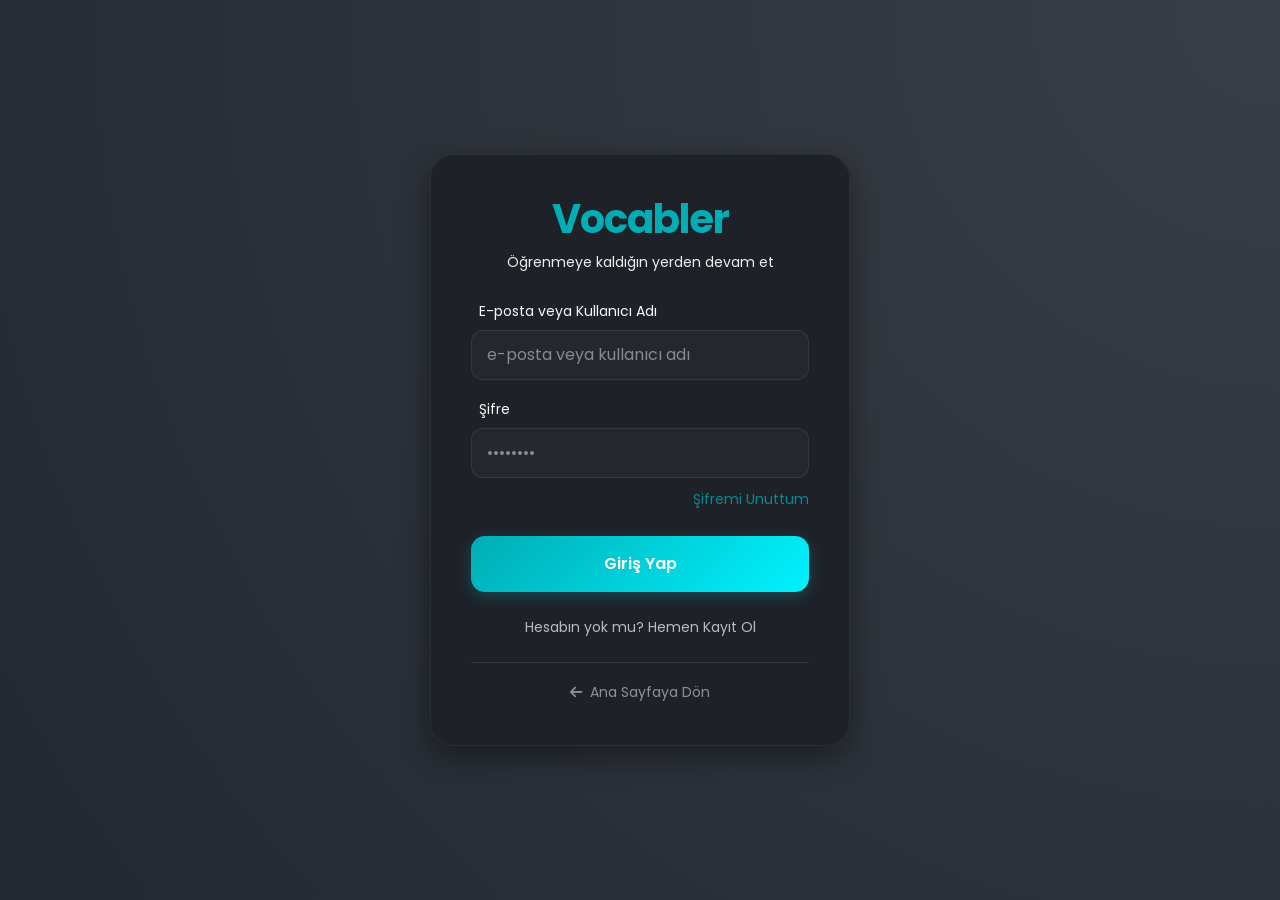
<file: frontend/dashboard.html>
<!DOCTYPE html>
<html lang="tr">
<head>
    <meta charset="UTF-8">
    <meta name="viewport" content="width=device-width, initial-scale=1.0">
    <title>Dashboard | Vocabler</title>
    <link href="https://cdn.jsdelivr.net/npm/bootstrap@5.3.0/dist/css/bootstrap.min.css" rel="stylesheet">
    <link rel="stylesheet" href="https://cdnjs.cloudflare.com/ajax/libs/font-awesome/6.4.0/css/all.min.css">
    <link rel="stylesheet" href="assets/css/style.css">
    <script>
        (function() {
            const savedTheme = localStorage.getItem('vocabler_theme') || 'dark';
            if (savedTheme === 'light') document.documentElement.classList.add('light-theme');
            document.documentElement.classList.add('no-transition');
            window.addEventListener('load', () => {
                setTimeout(() => document.documentElement.classList.remove('no-transition'), 100);
            });
        })();
    </script>
</head>
<body>

<div class="dashboard-container">
    <!-- Sidebar -->
    <aside class="sidebar" id="sidebar">
        <div class="sidebar-header d-flex justify-content-between align-items-center">
            <a href="index.html" class="text-decoration-none h4 fw-bold mb-0" style="color: var(--accent);">Vocabler</a>
            <button class="btn btn-link text-white d-lg-none p-0" id="closeSidebar"><i class="fas fa-times"></i></button>
        </div>
        
        <div class="sidebar-menu">
            <p class="small fw-bold text-uppercase mb-3 px-3" data-i18n="nav_menu">Menü</p>
            <a href="dashboard.html" class="menu-item active">
                <i class="fas fa-home"></i> <span data-i18n="nav_dashboard">Dashboard</span>
            </a>
            <a href="my-words.html" class="menu-item">
                <i class="fas fa-book-open"></i> <span data-i18n="nav_words">Kelimelerim</span>
            </a>
            <a href="topics.html" class="menu-item">
                <i class="fas fa-layer-group"></i> <span data-i18n="nav_topics">Konular</span>
            </a>
            
            <p class="small fw-bold text-uppercase mt-4 mb-3 px-3" data-i18n="nav_games">Oyunlar & Testler</p>
            <a href="quiz.html" class="menu-item">
                <i class="fas fa-tasks"></i> <span data-i18n="nav_quiz">Quiz Çöz</span>
            </a>
            <a href="wordle.html" class="menu-item">
                <i class="fas fa-border-all"></i> <span data-i18n="nav_wordle">Wordle</span>
            </a>
            <a href="wordchain.html" class="menu-item">
                <i class="fas fa-link"></i> <span data-i18n="nav_chain">Kelime Zinciri</span>
            </a>
            
            <p class="small fw-bold text-uppercase mt-4 mb-3 px-3" data-i18n="nav_account">Hesap</p>
            <a href="settings.html" class="menu-item">
                <i class="fas fa-cog"></i> <span data-i18n="nav_settings">Ayarlar</span>
            </a>
        </div>
        
        <div class="sidebar-footer">
            <button class="menu-item border-0 bg-transparent w-100 theme-toggle" title="Tema Değiştir">
                <i class="fas fa-moon"></i> <span data-i18n="nav_theme">Tema Değiştir</span>
            </button>
            <a href="javascript:void(0);" onclick="logout()" class="menu-item text-danger">
                <i class="fas fa-sign-out-alt"></i> <span data-i18n="nav_logout">Çıkış Yap</span>
            </a>
        </div>
    </aside>

    <!-- Main Content -->
    <main class="main-content">
        <!-- Topbar -->
        <header class="topbar">
            <div class="d-flex align-items-center">
                <button class="btn btn-link text-white p-0 me-3 d-lg-none" id="openSidebar">
                    <i class="fas fa-bars fs-5"></i>
                </button>
                <h5 class="mb-0 fw-bold d-none d-sm-block" data-i18n="nav_dashboard">Dashboard</h5>
            </div>
            
            <div class="d-flex align-items-center gap-3">
                <button class="btn btn-primary btn-sm rounded-pill px-3" onclick="window.location.href='my-words.html'">
                    <i class="fas fa-plus me-1"></i> <span data-i18n="label_new_word">Kelime Ekle</span>
                </button>
                
                <a href="settings.html" class="profile-pill">
                    <img src="https://ui-avatars.com/api/?name=Nuri+Cevik&background=00ADB5&color=222831" alt="Avatar">
                    <span class="fw-medium small d-none d-sm-inline userNameDisplay">Nuri Çevik</span>
                </a>
            </div>
        </header>

        <!-- Content Area -->
        <div class="container-fluid p-4">
            
            <!-- Welcome Alert -->
            <div class="custom-card mb-4" style="background: linear-gradient(135deg, rgba(0, 173, 181, 0.1) 0%, rgba(57, 62, 70, 0) 100%); border-left: 4px solid var(--accent);">
                <div class="d-flex justify-content-between align-items-center">
                    <div>
                        <h4 class="fw-bold mb-1" id="welcomeMessage"><span data-i18n="msg_welcome_back">Tekrar Hoş Geldin</span>, <span class="userNameDisplay">!</span> 👋</h4>
                        <p class="mb-0 small " data-i18n="hero_subtitle">Dil öğrenmek Vocabler ile artık daha kolay.</p>
                    </div>
                </div>
            </div>

            <!-- Stats Row -->
            <div class="row g-3 mb-4">
                <!-- Toplam Öğrenilen -->
                <div class="col-md-4">
                    <div class="custom-card h-100 p-3 d-flex flex-column justify-content-center">
                        <div class="d-flex justify-content-between align-items-center">
                            <div>
                                <p class="small mb-0 opacity-50 text-uppercase fw-bold" style="font-size: 0.65rem; letter-spacing: 0.5px;" data-i18n="dashboard_words_learned">Toplam Öğrenilen</p>
                                <h3 class="fw-bold mb-0" id="totalLearnedCount">0</h3>
                            </div>
                            <div class="rounded-circle d-flex align-items-center justify-content-center" style="width: 35px; height: 35px; background: rgba(0, 173, 181, 0.1); color: var(--accent);">
                                <i class="fas fa-book small" style="font-size: 0.8rem;"></i>
                            </div>
                        </div>
                    </div>
                </div>

                <!-- Günün Görevi -->
                <div class="col-md-4">
                    <div class="custom-card h-100 p-3 d-flex flex-column justify-content-center">
                        <div class="d-flex justify-content-between align-items-center mb-2">
                            <div>
                                <p class="small mb-0 opacity-50 text-uppercase fw-bold" style="font-size: 0.65rem; letter-spacing: 0.5px;" data-i18n="dashboard_daily_mission">Günün Görevi</p>
                                <h3 class="fw-bold mb-0" id="dailyGoalCount">0%</h3>
                            </div>
                            <div class="rounded-circle d-flex align-items-center justify-content-center" style="width: 35px; height: 35px; background: rgba(108, 92, 231, 0.1); color: #6c5ce7;">
                                <i class="fas fa-bullseye small" style="font-size: 0.8rem;"></i>
                            </div>
                        </div>
                        <div>
                            <div id="dailyGoalDetails" class="opacity-50 mb-1" style="font-size: 0.6rem;">&nbsp;</div>
                            <div class="progress" style="height: 3px; background: rgba(255,255,255,0.05); border-radius: 10px;">
                                <div id="dailyGoalProgress" class="progress-bar" style="width: 0%; background: #6c5ce7; border-radius: 10px;"></div>
                            </div>
                        </div>
                    </div>
                </div>
                
                <!-- Öğrenme Serisi -->
                <div class="col-md-4">
                    <div class="custom-card h-100 p-3 d-flex flex-column justify-content-center">
                        <div class="d-flex justify-content-between align-items-center">
                            <div>
                                <p class="small mb-0 opacity-50 text-uppercase fw-bold" style="font-size: 0.65rem; letter-spacing: 0.5px;" data-i18n="dashboard_streak">Öğrenme Serisi</p>
                                <h3 class="fw-bold mb-0" id="streakCount">0 Gün</h3>
                            </div>
                            <div class="rounded-circle d-flex align-items-center justify-content-center" style="width: 35px; height: 35px; background: rgba(255, 165, 2, 0.1); color: #ffa502;">
                                <i class="fas fa-fire small" style="font-size: 0.8rem;"></i>
                            </div>
                        </div>
                    </div>
                </div>
            </div>

            <!-- Bottom Row -->
            <div class="row g-4">
                <!-- Recent Words -->
                <div class="col-lg-8">
                    <div class="custom-card h-100">
                        <div class="d-flex justify-content-between align-items-center mb-4">
                            <h5 class="fw-bold mb-0" data-i18n="dashboard_recent_activity">Son Eklenen Kelimeler</h5>
                            <a href="my-words.html" class="btn btn-link btn-sm text-decoration-none p-0" style="color: var(--accent);" data-i18n="dashboard_view_all">Tümünü Gör</a>
                        </div>
                        
                        <div class="table-responsive">
                            <table class="table table-dark table-hover mb-0" style="background: transparent;">
                                <thead>
                                    <tr>
                                        <th class=" small fw-normal border-bottom border-white border-opacity-10" data-i18n="header_word">Kelime</th>
                                        <th class=" small fw-normal border-bottom border-white border-opacity-10" data-i18n="header_meaning">Anlamı</th>
                                        <th class=" small fw-normal border-bottom border-white border-opacity-10 text-center" data-i18n="header_level">Seviye</th>
                                        <th class=" small fw-normal border-bottom border-white border-opacity-10 text-center" data-i18n="header_status">Durum</th>
                                    </tr>
                                </thead>
                                <tbody id="recentWordsTableBody">
                                    <tr>
                                        <td colspan="4" class="text-center py-4 opacity-50">
                                            <i class="fas fa-spinner fa-spin me-2"></i><span data-i18n="topics_loading">Kelimeler yükleniyor...</span>
                                        </td>
                                    </tr>
                                </tbody>
                            </table>
                        </div>
                    </div>
                </div>

                <!-- Quick Actions -->
                <div class="col-lg-4">
                    <div class="custom-card h-100">
                        <h5 class="fw-bold mb-4" data-i18n="label_quick_activities">Hızlı Aktiviteler</h5>
                        
                        <div class="d-grid gap-3">
                            <button class="btn btn-outline-light border-opacity-25 d-flex align-items-center justify-content-between p-3 rounded-3 text-start" onclick="window.location.href='quiz.html'">
                                <div>
                                    <h6 class="mb-1 fw-bold" data-i18n="feature_quiz_title">10 Soruluk Quiz</h6>
                                    <p class="mb-0 small " data-i18n="feature_quiz_desc">Öğrendiklerini test et</p>
                                </div>
                                <i class="fas fa-chevron-right "></i>
                            </button>
                            
                            <button class="btn btn-outline-light border-opacity-25 d-flex align-items-center justify-content-between p-3 rounded-3 text-start" onclick="window.location.href='wordle.html'">
                                <div>
                                    <h6 class="mb-1 fw-bold" data-i18n="feature_wordle_title">Günün Wordle'ı</h6>
                                    <p class="mb-0 small " data-i18n="feature_wordle_desc">Kelime tahmin oyunu</p>
                                </div>
                                <i class="fas fa-chevron-right "></i>
                            </button>
                        </div>
                    </div>
                </div>
            </div>

        </div>
    </main>
</div>

<script>
    // Sidebar Toggle Logic for Mobile
    const sidebar = document.getElementById('sidebar');
    const openBtn = document.getElementById('openSidebar');
    const closeBtn = document.getElementById('closeSidebar');

    if(openBtn) openBtn.addEventListener('click', () => sidebar.classList.add('show'));
    if(closeBtn) closeBtn.addEventListener('click', () => sidebar.classList.remove('show'));
</script>
<script src="https://cdn.jsdelivr.net/npm/bootstrap@5.3.0/dist/js/bootstrap.bundle.min.js"></script>
<script src="assets/js/theme.js"></script>
<script src="assets/js/translations.js"></script>
<script src="assets/js/auth.js"></script>
<script src="assets/js/dashboard.js"></script>
</body>
</html>
</file>
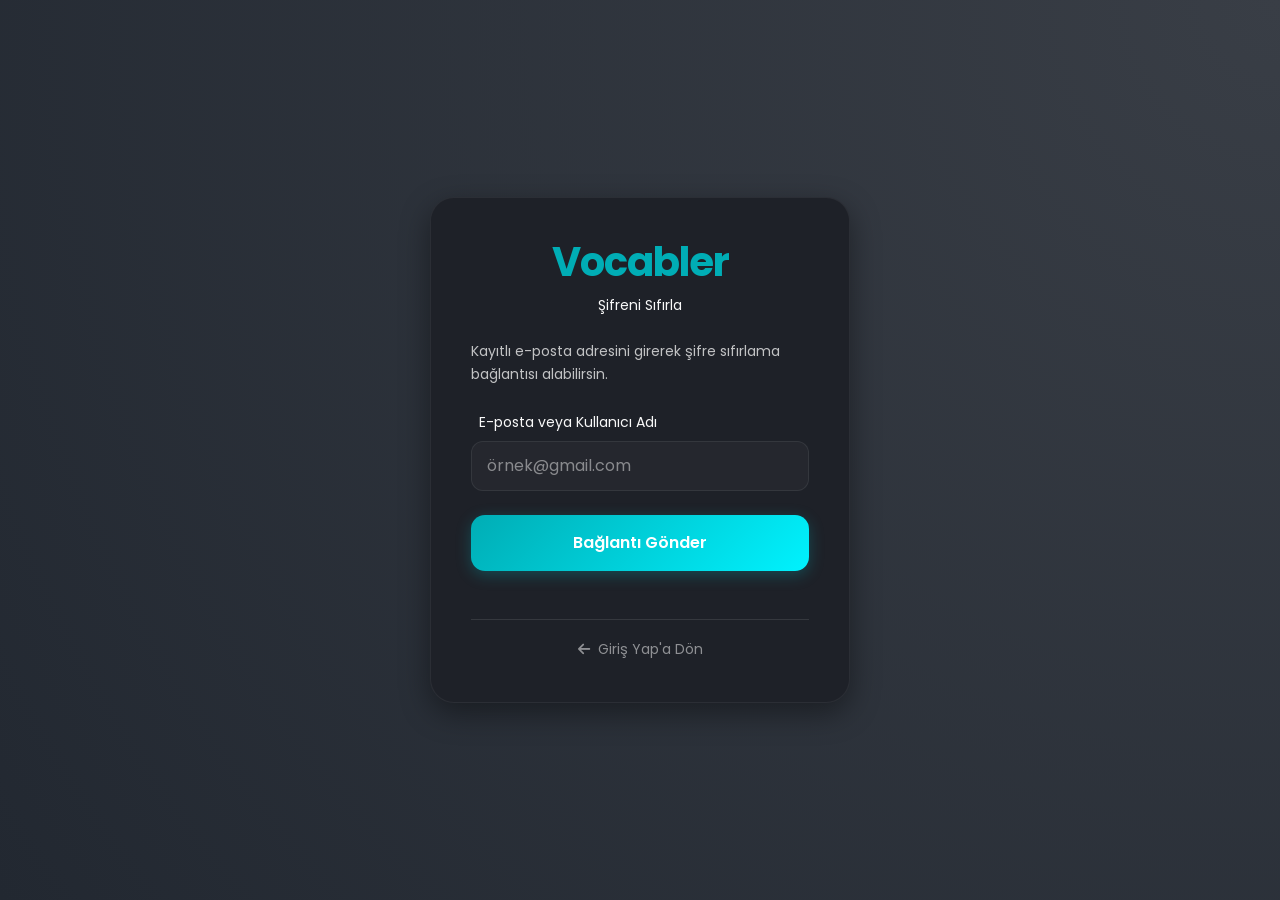
<file: frontend/forgot-password.html>
<!DOCTYPE html>
<html lang="tr">
<head>
    <meta charset="UTF-8">
    <meta name="viewport" content="width=device-width, initial-scale=1.0">
    <title>Şifremi Unuttum | Vocabler</title>
    <link href="https://cdn.jsdelivr.net/npm/bootstrap@5.3.0/dist/css/bootstrap.min.css" rel="stylesheet">
    <link rel="stylesheet" href="https://cdnjs.cloudflare.com/ajax/libs/font-awesome/6.4.0/css/all.min.css">
    <link rel="stylesheet" href="assets/css/style.css">
    <style>
        .auth-wrapper {
            height: 100vh;
            display: flex;
            align-items: center;
            justify-content: center;
            background: radial-gradient(circle at top right, #393E46, #222831);
        }
        .login-card {
            width: 100%;
            max-width: 420px;
            padding: 40px;
            animation: fadeIn 0.6s ease-out;
        }
        @media (max-width: 576px) {
            .login-card {
                border-radius: 0;
                max-width: 100%;
                border-left: none;
                border-right: none;
            }
        }
        @keyframes fadeIn {
            from { opacity: 0; transform: translateY(20px); }
            to { opacity: 1; transform: translateY(0); }
        }
    </style>
</head>
<body>

<div class="auth-wrapper">
    <div class="custom-card login-card text-center">
        <a href="index.html" class="text-decoration-none h1 fw-bold mb-2 d-block" style="color: var(--accent); letter-spacing: -1px;">Vocabler</a>
        <p class="mb-4 small" style="color: var(--text);" data-i18n="forgot_password_title">Şifreni Sıfırla</p>

        <p class="small opacity-75 mb-4 text-start" data-i18n="forgot_password_desc">Kayıtlı e-posta adresini girerek şifre sıfırlama bağlantısı alabilirsin.</p>

        <form id="forgotPasswordForm">
            <div class="mb-4 text-start">
                <label class="form-label small ms-2" data-i18n="label_email">E-posta Adresi</label>
                <input type="email" class="form-control" placeholder="örnek@gmail.com" data-i18n="placeholder_email" required>
            </div>
            
            <button type="submit" class="btn btn-primary w-100 mb-4 py-3" data-i18n="btn_send_link">Bağlantı Gönder</button>
        </form>

        <div class="mt-4 pt-3 border-top border-white border-opacity-10">
            <a href="login.html" class="text-decoration-none small opacity-50 text-white hover-opacity-100"><i class="fas fa-arrow-left me-1"></i> <span data-i18n="link_back_to_login">Giriş Yap'a Dön</span></a>
        </div>
    </div>
</div>

<script src="https://cdn.jsdelivr.net/npm/bootstrap@5.3.0/dist/js/bootstrap.bundle.min.js"></script>
<script src="assets/js/translations.js"></script>
<script src="assets/js/theme.js"></script>
</body>
</html>
</file>
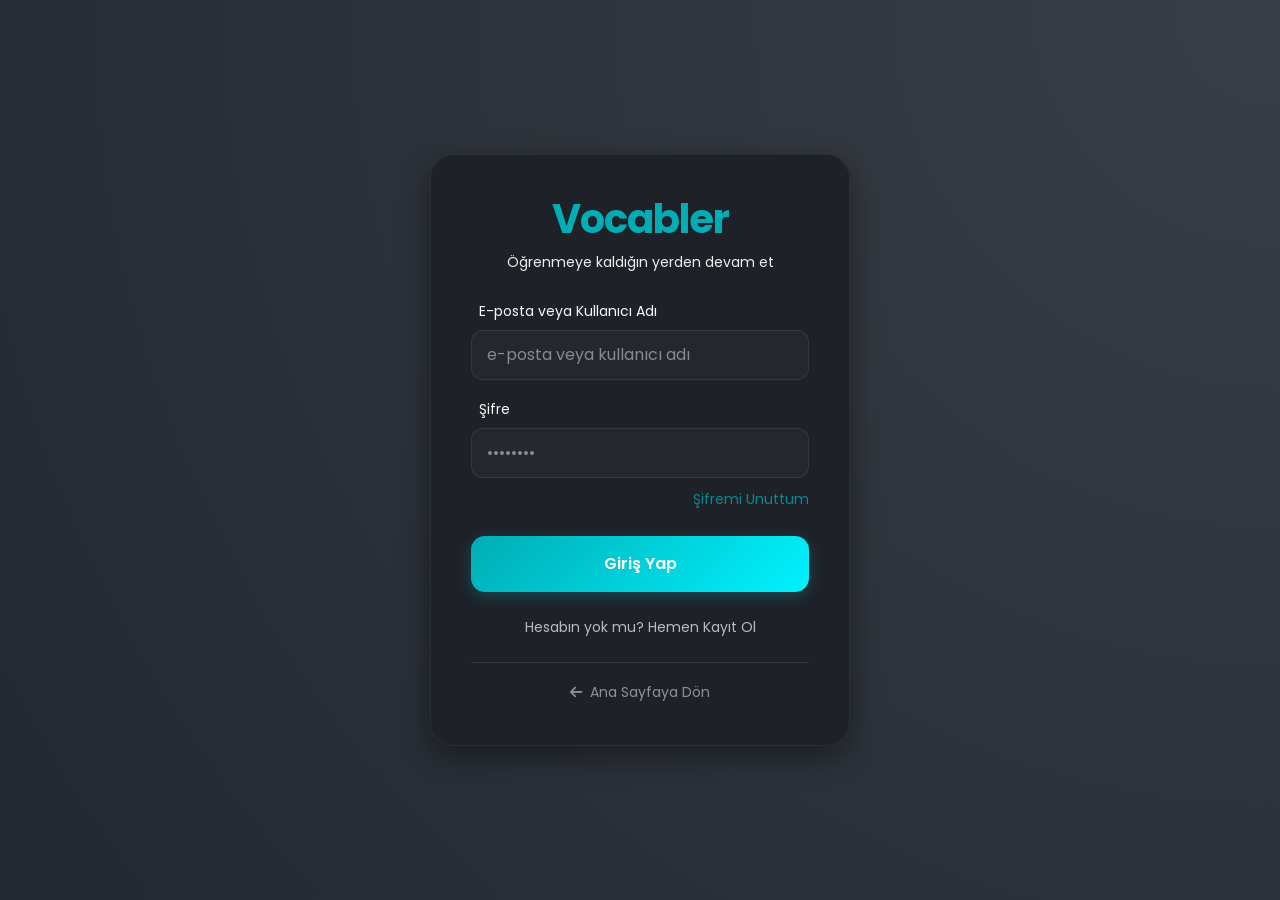
<file: frontend/login.html>
<!DOCTYPE html>
<html lang="tr">
<head>
    <meta charset="UTF-8">
    <meta name="viewport" content="width=device-width, initial-scale=1.0">
    <title>Giriş | Vocabler</title>
    <link href="https://cdn.jsdelivr.net/npm/bootstrap@5.3.0/dist/css/bootstrap.min.css" rel="stylesheet">
    <link rel="stylesheet" href="https://cdnjs.cloudflare.com/ajax/libs/font-awesome/6.4.0/css/all.min.css">
    <link rel="stylesheet" href="assets/css/style.css">
    <script>
        (function() {
            const savedTheme = localStorage.getItem('vocabler_theme') || 'dark';
            if (savedTheme === 'light') document.documentElement.classList.add('light-theme');
            document.documentElement.classList.add('no-transition');
            window.addEventListener('load', () => {
                setTimeout(() => document.documentElement.classList.remove('no-transition'), 100);
            });
        })();
    </script>
    <style>
        .auth-wrapper {
            height: 100vh;
            display: flex;
            align-items: center;
            justify-content: center;
            background: radial-gradient(circle at top right, #393E46, #222831);
        }
        .login-card {
            width: 100%;
            max-width: 420px;
            padding: 40px;
            animation: fadeIn 0.6s ease-out;
        }
        @media (max-width: 576px) {
            .login-card {
                border-radius: 0;
                max-width: 100%;
                border-left: none;
                border-right: none;
            }
        }
        @keyframes fadeIn {
            from { opacity: 0; transform: translateY(20px); }
            to { opacity: 1; transform: translateY(0); }
        }
        .social-btn {
            background: rgba(255,255,255,0.03);
            border: 1px solid rgba(255,255,255,0.1);
            color: var(--text);
            padding: 10px;
            border-radius: 12px;
            transition: var(--transition);
        }
        .social-btn:hover {
            background: rgba(255,255,255,0.08);
            border-color: var(--accent);
        }
        p { color: #EEEEEE; }
    </style>
</head>
<body>

<div class="auth-wrapper">
    <div class="custom-card login-card text-center" id="loginCard">
        <a href="index.html" class="text-decoration-none h1 fw-bold mb-2 d-block" style="color: var(--accent); letter-spacing: -1px;">Vocabler</a>
        <p class=" mb-4 small" data-i18n="login_title">Öğrenmeye kaldığın yerden devam et</p>

        <form id="loginForm">
            <div class="mb-3 text-start">
                <label class="form-label small ms-2" data-i18n="label_email">E-posta veya Kullanıcı Adı</label>
                <input type="text" name="email" class="form-control" placeholder="e-posta veya kullanıcı adı" data-i18n="placeholder_login_id" required>
            </div>
            <div class="mb-4 text-start">
                <label class="form-label small ms-2" data-i18n="label_password">Şifre</label>
                <input type="password" name="password" class="form-control" placeholder="••••••••" required>
                <div class="text-end mt-2">
                    <a href="forgot-password.html" class="text-decoration-none small opacity-75" style="color: var(--accent);" data-i18n="label_forgot_password">Şifremi Unuttum</a>
                </div>
            </div>
            <button type="submit" id="loginBtn" class="btn btn-primary w-100 mb-4 py-3" data-i18n="btn_login">Giriş Yap</button>        
        </form>

        <p class="mb-0 small opacity-75">
            <a href="register.html" class="text-decoration-none" style="color: inherit;">
                <span data-i18n="link_no_account">Hesabın yok mu? Hemen Kayıt Ol</span>
            </a>
        </p>
        
        <div class="mt-4 pt-3 border-top border-white border-opacity-10">
            <a href="index.html" class="text-decoration-none small opacity-50 text-white"><i class="fas fa-arrow-left me-1"></i> <span data-i18n="btn_back_home">Ana Sayfaya Dön</span></a>
        </div>
    </div>
</div>

<script src="https://cdn.jsdelivr.net/npm/bootstrap@5.3.0/dist/js/bootstrap.bundle.min.js"></script>
<script src="assets/js/translations.js"></script>
<script src="assets/js/theme.js"></script>
<script src="assets/js/auth.js"></script>
</body>
</html>
</file>
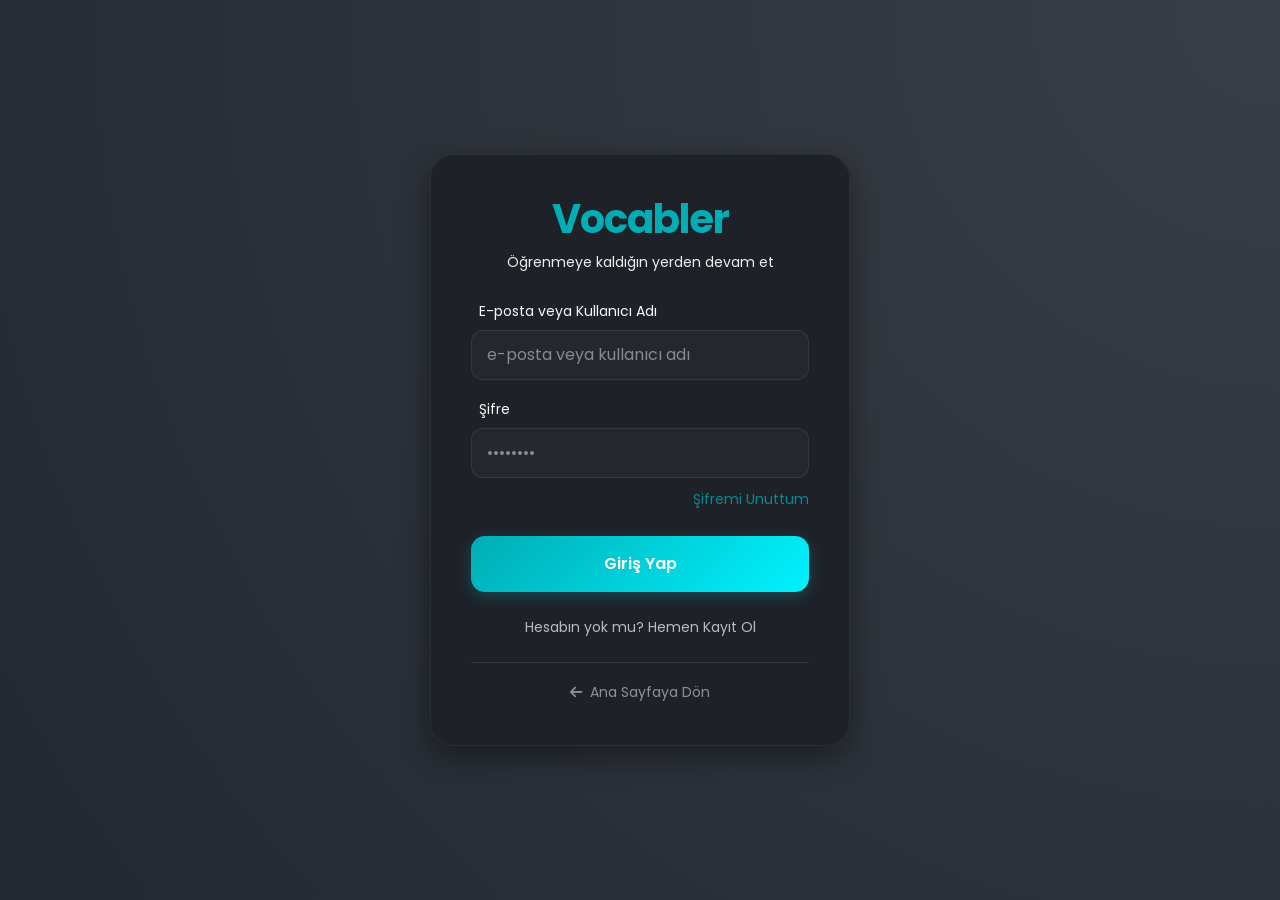
<file: frontend/placement.html>
<!DOCTYPE html>
<html lang="tr">
<head>
    <meta charset="UTF-8">
    <meta name="viewport" content="width=device-width, initial-scale=1.0">
    <title>Seviye Tespit Sınavı | Vocabler</title>
    <link href="https://cdn.jsdelivr.net/npm/bootstrap@5.3.0/dist/css/bootstrap.min.css" rel="stylesheet">
    <link rel="stylesheet" href="assets/css/style.css">
    <style>
        body { background-color: var(--bg); color: var(--text); display: flex; align-items: center; justify-content: center; height: 100vh; margin: 0; }
        .placement-card { background-color: var(--card); border-radius: 24px; padding: 40px; width: 100%; max-width: 600px; box-shadow: 0 10px 30px var(--shadow); border: 1px solid var(--border); transition: var(--transition); }
        .option-btn { margin-bottom: 12px; transition: all 0.2s; border-radius: 12px; }
        .option-btn:hover { transform: translateY(-2px); border-color: var(--accent); color: var(--accent) !important; }
    </style>
    <script>
        (function() {
            const savedTheme = localStorage.getItem('vocabler_theme') || 'dark';
            if (savedTheme === 'light') document.documentElement.classList.add('light-theme');
            document.documentElement.classList.add('no-transition');
            window.addEventListener('load', () => {
                setTimeout(() => document.documentElement.classList.remove('no-transition'), 100);
            });
        })();
    </script>
</head>
<body>
    <div class="placement-card text-center" id="intro-screen">
        <h2 class="fw-bold mb-3" style="color: var(--accent);" data-i18n="placement_title">Seviyeni Belirleyelim</h2>
        <p class="mb-4 opacity-50" data-i18n="placement_desc">Sana en uygun kelimeleri ve soruları sunabilmemiz için kısa bir seviye tespit sınavı hazırladık.</p>
        <button class="btn btn-primary px-5 py-2 rounded-pill fw-bold" onclick="startTest()" data-i18n="placement_start_btn">Sınava Başla</button>
        <button class="btn btn-link opacity-50 mt-3 d-block w-100" onclick="skipTest()" data-i18n="placement_skip_btn">Atla (A1 Seviyesinden Başla)</button>
    </div>

    <div class="placement-card d-none" id="quiz-screen">
        <div class="d-flex justify-content-between mb-4">
            <span class="badge bg-secondary"><span data-i18n="placement_question">Soru</span> <span id="q-num">1</span>/10</span>
        </div>
        <h4 class="mb-4" id="question-text" data-i18n="label_loading">Yükleniyor...</h4>
        <div id="options-container" class="d-flex flex-column text-start">
            <!-- Options here -->
        </div>
    </div>

    <div class="placement-card d-none text-center" id="result-screen">
        <i class="fas fa-graduation-cap fa-4x mb-3" style="color: var(--accent);"></i>
        <h2 class="fw-bold mb-2" data-i18n="placement_harika">Harika!</h2>
        <p class="mb-4 opacity-50" data-i18n="placement_completed">Seviye tespit sınavını tamamladın.</p>
        <div class="display-1 fw-bold mb-4" style="color: var(--accent);" id="level-result">B1</div>
        <p class="mb-4" data-i18n="placement_level_msg">İçeriklerin bu seviyeye göre uyarlandı.</p>
        <button class="btn btn-primary px-5 py-2 rounded-pill fw-bold" onclick="goToDashboard()" data-i18n="placement_dashboard_btn">Dashboard'a Git</button>
    <script src="assets/js/translations.js"></script>
    <script src="assets/js/auth.js"></script>
    <script>
        const API_URL = typeof API_BASE_URL !== 'undefined' ? API_BASE_URL : 'http://localhost:8080';

        // Questions based on Target Language
        const questionsPool = {
            "en": [
                { q: "I ___ a student.", opts: { A: "am", B: "is", C: "are" }, ans: "am" },
                { q: "She ___ to school every day.", opts: { A: "go", B: "goes", C: "going" }, ans: "goes" },
                { q: "Yesterday, we ___ a great movie.", opts: { A: "see", B: "saw", C: "seen" }, ans: "saw" },
                { q: "If it rains, I ___ stay at home.", opts: { A: "would", B: "will", C: "am" }, ans: "will" },
                { q: "He has been living here ___ 5 years.", opts: { A: "for", B: "since", C: "from" }, ans: "for" },
                { q: "By this time next year, I ___ graduated.", opts: { A: "will be", B: "will have", C: "would have" }, ans: "will have" },
                { q: "I wish I ___ more money.", opts: { A: "have", B: "had", C: "having" }, ans: "had" },
                { q: "She asked me where ___.", opts: { A: "was I going", B: "I was going", C: "did I go" }, ans: "I was going" },
                { q: "Not only ___ late, but he also forgot his books.", opts: { A: "he was", B: "was he", C: "is he" }, ans: "was he" },
                { q: "Scarcely ___ started when the lights went out.", opts: { A: "we had", B: "had we", C: "did we" }, ans: "had we" }
            ],
            "tr": [
                { q: "Ben bir öğrenci ___.", opts: { A: "im", B: "sin", C: "dir" }, ans: "im" },
                { q: "O her gün okula ___.", opts: { A: "gidiyor", B: "gider", C: "gitmiş" }, ans: "gider" },
                { q: "Dün harika bir film ___.", opts: { A: "izledik", B: "izleriz", C: "izliyoruz" }, ans: "izledik" },
                { q: "Eğer yağmur yağarsa evde ___.", opts: { A: "kalırım", B: "kaldım", C: "kalmışım" }, ans: "kalırım" },
                { q: "5 yıldır burada ___.", opts: { A: "yaşıyorum", B: "yaşadım", C: "yaşarım" }, ans: "yaşıyorum" },
                { q: "Gelecek yıl bu zamanlar mezun ___.", opts: { A: "olmuş olacağım", B: "oluyorum", C: "oldum" }, ans: "olmuş olacağım" },
                { q: "Keşke daha çok param ___.", opts: { A: "olsa", B: "olsaydı", C: "oluyor" }, ans: "olsaydı" },
                { q: "Bana nereye ___ sordu.", opts: { A: "gittiğimi", B: "gidiyorum", C: "giderim" }, ans: "gittiğimi" },
                { q: "Sadece geç ___ değil, kitaplarını da unuttu.", opts: { A: "kalmakla", B: "kalmadı", C: "kalıyor" }, ans: "kalmadı" },
                { q: "Tam başlamıştık ___ ışıklar söndü.", opts: { A: "ki", B: "ve", C: "ama" }, ans: "ki" }
            ]
        };

        let questions = [];
        let currentQ = 0;
        let score = 0;

        document.addEventListener('DOMContentLoaded', () => {
            const user = JSON.parse(localStorage.getItem('vocabler_user') || '{}');
            // Try to find target language code. If not in user object, default to 'en'
            const targetLang = user.CurrentTargetLangCode || 'en';
            questions = questionsPool[targetLang] || questionsPool['en'];

            // Apply UI Language
            const nativeLang = localStorage.getItem('vocabler_lang') || 'tr';
            if (typeof applyLanguage === 'function') {
                applyLanguage(nativeLang);
            }
        });

        function startTest() {
            document.getElementById('intro-screen').classList.add('d-none');
            document.getElementById('quiz-screen').classList.remove('d-none');
            loadQuestion();
        }

        function loadQuestion() {
            const q = questions[currentQ];
            document.getElementById('q-num').innerText = currentQ + 1;
            document.getElementById('question-text').innerText = q.q;
            
            const container = document.getElementById('options-container');
            container.innerHTML = '';
            
            for (const [key, val] of Object.entries(q.opts)) {
                const btn = document.createElement('button');
                btn.className = 'btn btn-outline-light option-btn text-start p-3 rounded';
                btn.innerHTML = `<span class="fw-bold me-2">${key})</span> ${val}`;
                btn.onclick = () => answerQuestion(val, q.ans);
                container.appendChild(btn);
            }
        }

        function answerQuestion(selected, correct) {
            if (selected === correct) score++;
            currentQ++;
            if (currentQ < questions.length) {
                loadQuestion();
            } else {
                finishTest();
            }
        }

        async function finishTest() {
            const token = localStorage.getItem('vocabler_token');
            const userStr = localStorage.getItem('vocabler_user');
            const userObj = userStr ? JSON.parse(userStr) : null;
            const userId = userObj ? userObj.Id : null;
            
            if(!token || !userId) {
                skipTest();
                return;
            }

            try {
                const res = await fetch(`${API_BASE_URL}/user/placement_test.php`, {
                    method: 'POST',
                    headers: { 
                        'Content-Type': 'application/json',
                        'Authorization': `Bearer ${token}`
                    },
                    body: JSON.stringify({ userId: userId, correctCount: score, totalQuestions: questions.length })
                });

                if (handleUnauthorized(res)) return;

                const data = await res.json();
                
                document.getElementById('quiz-screen').classList.add('d-none');
                document.getElementById('result-screen').classList.remove('d-none');
                
                if (data.status === 'success') {
                    document.getElementById('level-result').innerText = data.level;
                    // Update local storage level
                    let user = JSON.parse(localStorage.getItem('vocabler_user'));
                    user.Level = data.level;
                    localStorage.setItem('vocabler_user', JSON.stringify(user));
                } else {
                    document.getElementById('level-result').innerText = "A1";
                }
            } catch (e) {
                console.error(e);
                skipTest();
            }
        }

        function skipTest() {
            goToDashboard();
        }

        function goToDashboard() {
            window.location.href = 'dashboard.html';
        }
    </script>
</body>
</html>
</file>
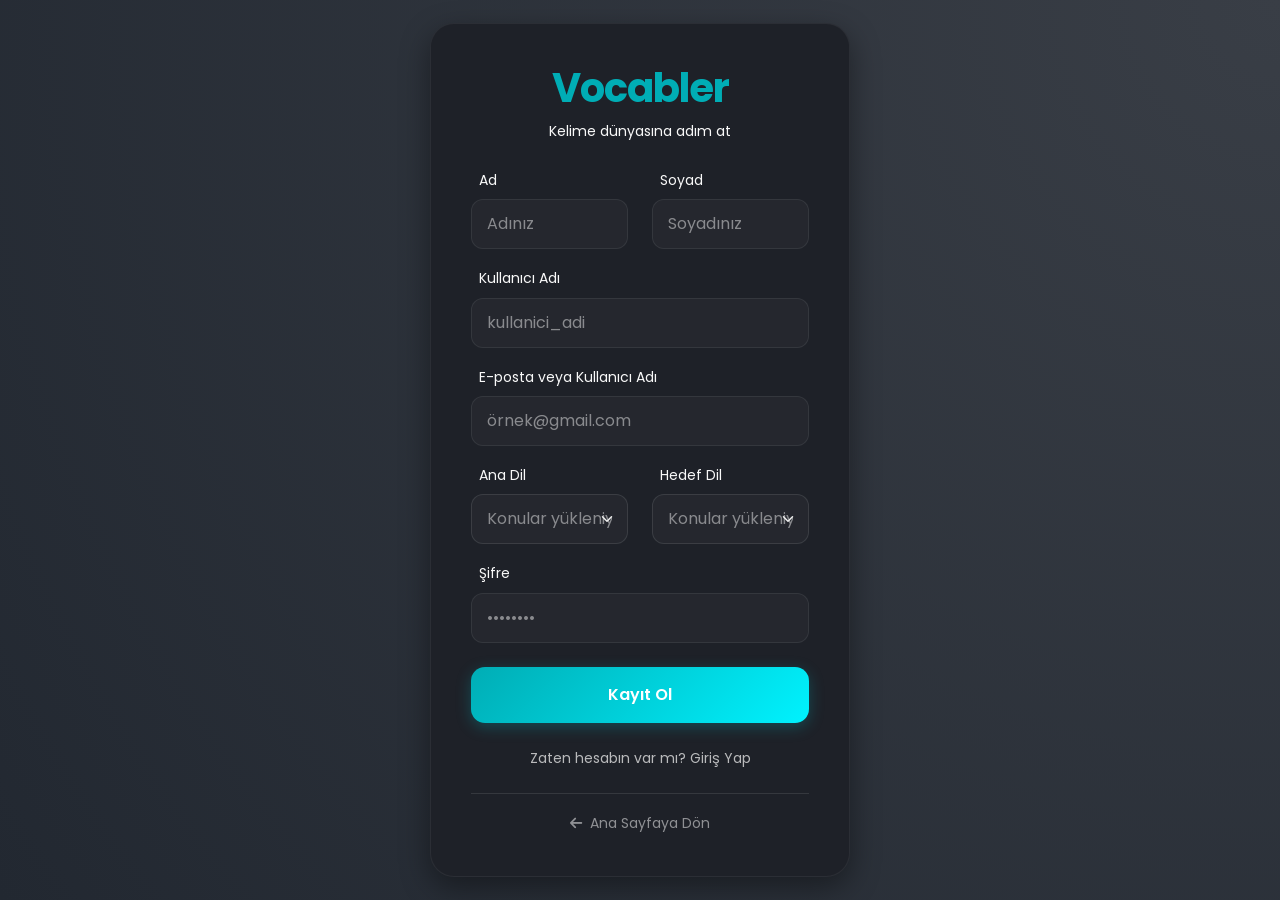
<file: frontend/register.html>
<!DOCTYPE html>
<html lang="tr">
<head>
    <meta charset="UTF-8">
    <meta name="viewport" content="width=device-width, initial-scale=1.0">
    <title>Kayıt Ol | Vocabler</title>
    <link href="https://cdn.jsdelivr.net/npm/bootstrap@5.3.0/dist/css/bootstrap.min.css" rel="stylesheet">
    <link rel="stylesheet" href="https://cdnjs.cloudflare.com/ajax/libs/font-awesome/6.4.0/css/all.min.css">
    <link rel="stylesheet" href="assets/css/style.css">
    <script>
        (function() {
            const savedTheme = localStorage.getItem('vocabler_theme') || 'dark';
            if (savedTheme === 'light') document.documentElement.classList.add('light-theme');
            document.documentElement.classList.add('no-transition');
            window.addEventListener('load', () => {
                setTimeout(() => document.documentElement.classList.remove('no-transition'), 100);
            });
        })();
    </script>
    <style>
        .auth-wrapper {
            height: 100vh;
            display: flex;
            align-items: center;
            justify-content: center;
            background: radial-gradient(circle at top right, #393E46, #222831);
        }
        .login-card {
            width: 100%;
            max-width: 420px;
            padding: 40px;
            animation: fadeIn 0.6s ease-out;
        }
        @media (max-width: 576px) {
            .login-card {
                border-radius: 0;
                max-width: 100%;
                border-left: none;
                border-right: none;
            }
        }
        @keyframes fadeIn {
            from { opacity: 0; transform: translateY(20px); }
            to { opacity: 1; transform: translateY(0); }
        }
    </style>
</head>
<body>

<div class="auth-wrapper">
    <div class="custom-card login-card text-center">
        <a href="index.html" class="text-decoration-none h1 fw-bold mb-2 d-block" style="color: var(--accent); letter-spacing: -1px;">Vocabler</a>
        <p class=" mb-4 small" data-i18n="register_title">Kelime dünyasına adım at</p>

        <form id="registerForm">
            <div class="row mb-3">
                <div class="col-6 text-start">
                    <label class="form-label small ms-2" data-i18n="label_name">Ad</label>
                    <input type="text" name="name" class="form-control" placeholder="Adınız" data-i18n="placeholder_name" required>
                </div>
                <div class="col-6 text-start">
                    <label class="form-label small ms-2" data-i18n="label_surname">Soyad</label>
                    <input type="text" name="surname" class="form-control" placeholder="Soyadınız" data-i18n="placeholder_surname" required>
                </div>
            </div>
            
            <div class="mb-3 text-start">
                <label class="form-label small ms-2" data-i18n="label_username">Kullanıcı Adı</label>
                <input type="text" name="username" class="form-control" placeholder="kullanici_adi" data-i18n="placeholder_username" required>
            </div>

            <div class="mb-3 text-start">
                <label class="form-label small ms-2" data-i18n="label_email">E-posta Adresi</label>
                <input type="email" name="email" class="form-control" placeholder="örnek@gmail.com" data-i18n="placeholder_email" required>
            </div>

            <div class="row mb-3">
                <div class="col-6 text-start">
                    <label class="form-label small  ms-2" data-i18n="label_main_lang">Ana Dil</label>
                    <select class="form-select" id="nativeLanguage" name="nativeLangId" required>
                        <option value="" disabled selected data-i18n="topics_loading">Yükleniyor...</option>
                    </select>
                </div>
                <div class="col-6 text-start">
                    <label class="form-label small  ms-2" data-i18n="label_target_lang">Öğrenilecek Dil</label>
                    <select class="form-select" id="targetLanguage" name="targetLangId" required>
                        <option value="" disabled selected data-i18n="topics_loading">Yükleniyor...</option>
                    </select>
                </div>
            </div>

            <div class="mb-4 text-start">
                <label class="form-label small ms-2" data-i18n="label_password">Şifre</label>
                <input type="password" name="password" class="form-control" placeholder="••••••••" required>
            </div>

            <button type="submit" id="registerBtn" class="btn btn-primary w-100 mb-4 py-3" data-i18n="btn_register">Kayıt Ol</button>
        </form>

        <p class="mb-0 small opacity-75" style="color: #EEEEEE;">
            <a href="login.html" class="text-decoration-none" style="color: inherit;">
                <span data-i18n="link_have_account">Zaten hesabın var mı? Giriş Yap</span>
            </a>
        </p>
        <div class="mt-4 pt-3 border-top border-white border-opacity-10">
            <a href="index.html" class="text-decoration-none small opacity-50 text-white"><i class="fas fa-arrow-left me-1"></i> <span data-i18n="btn_back_home">Ana Sayfaya Dön</span></a>
        </div>
    </div>
</div>
<script src="https://cdn.jsdelivr.net/npm/bootstrap@5.3.0/dist/js/bootstrap.bundle.min.js"></script>
<script src="assets/js/translations.js"></script>
<script src="assets/js/theme.js"></script>
<script src="assets/js/auth.js"></script>
</body>
</html>
</file>
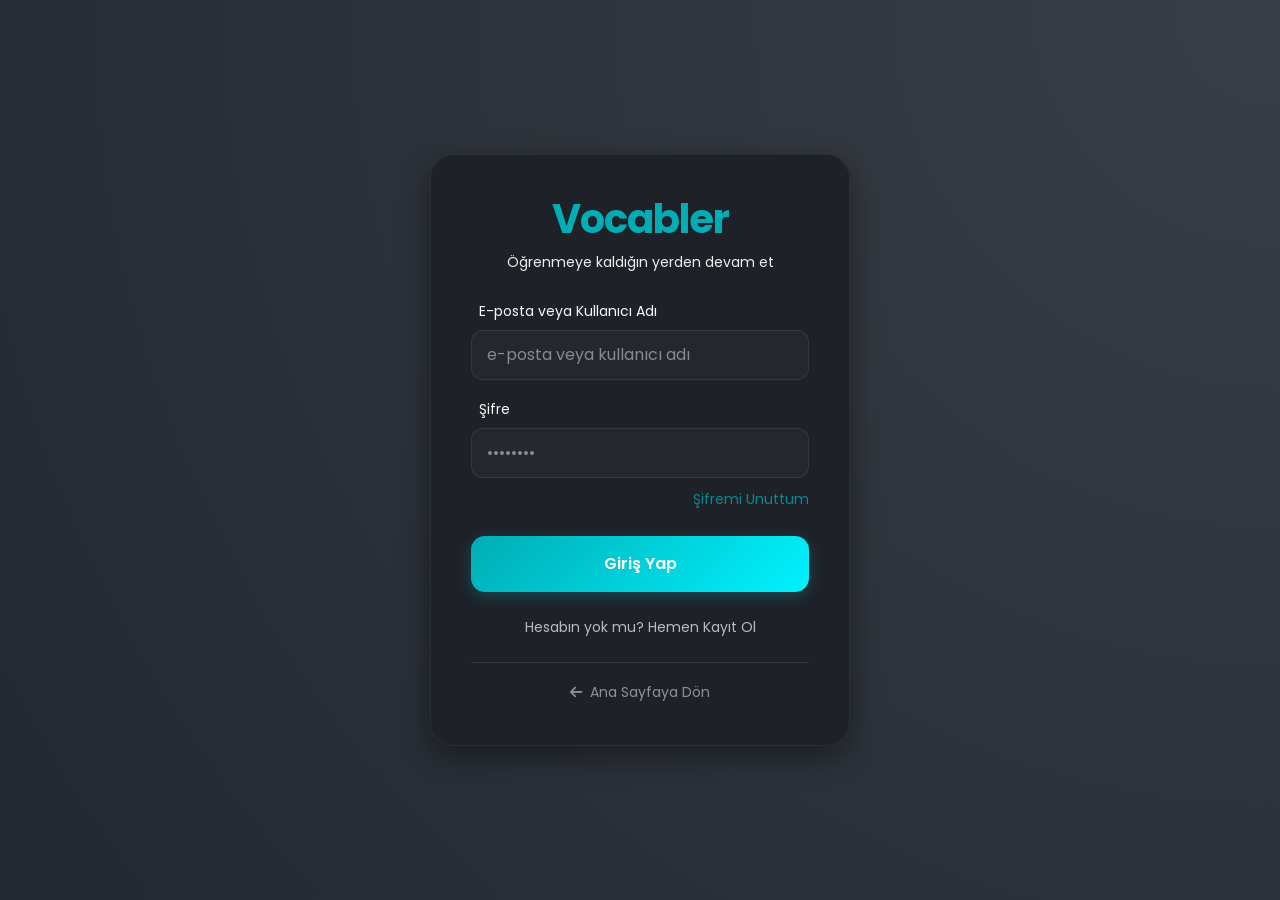
<file: frontend/wordchain.html>
<!DOCTYPE html>
<html lang="tr">
<head>
    <meta charset="UTF-8">
    <meta name="viewport" content="width=device-width, initial-scale=1.0">
    <title>Kelime Zinciri | Vocabler</title>
    <link href="https://cdn.jsdelivr.net/npm/bootstrap@5.3.0/dist/css/bootstrap.min.css" rel="stylesheet">
    <link rel="stylesheet" href="https://cdnjs.cloudflare.com/ajax/libs/font-awesome/6.4.0/css/all.min.css">
    <link rel="stylesheet" href="assets/css/style.css">
    <script>
        (function() {
            const savedTheme = localStorage.getItem('vocabler_theme') || 'dark';
            if (savedTheme === 'light') document.documentElement.classList.add('light-theme');
            document.documentElement.classList.add('no-transition');
            window.addEventListener('load', () => {
                setTimeout(() => document.documentElement.classList.remove('no-transition'), 100);
            });
        })();
    </script>
    <style>
        .story-container {
            background: var(--card);
            border: 1px solid rgba(255, 255, 255, 0.1);
            border-radius: 15px;
            padding: 25px;
            box-shadow: 0 5px 20px rgba(0,0,0,0.2);
            margin-bottom: 30px;
        }
        .story-image {
            width: 100%;
            border-radius: 10px;
            object-fit: cover;
            max-height: 400px;
        }

        .story-text {
            font-size: 1.1rem;
            line-height: 1.6;
            color: var(--text);
            margin-top: 20px;
            white-space: pre-line;
        }
        .story-text span {
            font-weight: bold;
            color: var(--accent);
            background: rgba(var(--accent-rgb), 0.1);
            padding: 2px 6px;
            border-radius: 4px;
        }
        .word-chain-badge {
            background: var(--bg);
            color: var(--accent);
            border: 1px solid var(--accent);
            padding: 8px 15px;
            border-radius: 20px;
            font-weight: 600;
            display: inline-block;
            margin: 5px;
            font-size: 0.9rem;
        }
        .word-chain-arrow {
            color: var(--text-muted);
            font-size: 1.2rem;
            vertical-align: middle;
            margin: 0 5px;
        }
        .history-card {
            background: var(--card);
            border: 1px solid rgba(255, 255, 255, 0.1);
            border-radius: 10px;
            overflow: hidden;
            height: 100%;
            display: flex;
            flex-direction: column;
        }
        .history-image {
            width: 100%;
            height: 200px;
            object-fit: cover;
        }
        .history-content {
            padding: 15px;
            flex-grow: 1;
            display: flex;
            flex-direction: column;
        }
        .history-words {
            font-size: 0.85rem;
            color: var(--accent);
            margin-bottom: 10px;
            font-weight: bold;
        }
        .history-text-snippet {
            font-size: 0.9rem;
            color: var(--text-muted);
            flex-grow: 1;
            overflow: hidden;
            display: -webkit-box;
            -webkit-line-clamp: 3;
            -webkit-box-orient: vertical;
        }
        .loader-overlay {
            position: absolute;
            top: 0; left: 0; right: 0; bottom: 0;
            background: rgba(0,0,0,0.7);
            display: none;
            justify-content: center;
            align-items: center;
            border-radius: 15px;
            z-index: 10;
        }
        .light-theme .loader-overlay {
            background: rgba(255,255,255,0.7);
        }
    </style>
</head>
<body>

<div class="dashboard-container">
    <aside class="sidebar" id="sidebar">
        <div class="sidebar-header d-flex justify-content-between align-items-center">
            <a href="index.html" class="text-decoration-none h4 fw-bold mb-0" style="color: var(--accent);">Vocabler</a>
            <button class="btn btn-link text-white d-lg-none p-0" id="closeSidebar"><i class="fas fa-times"></i></button>
        </div>
        <div class="sidebar-menu">
            <p class="small fw-bold text-uppercase mb-3 px-3" data-i18n="nav_menu">Menü</p>
            <a href="dashboard.html" class="menu-item"><i class="fas fa-home"></i> <span data-i18n="nav_dashboard">Dashboard</span></a>
            <a href="my-words.html" class="menu-item"><i class="fas fa-book-open"></i> <span data-i18n="nav_words">Kelimelerim</span></a>
            <a href="topics.html" class="menu-item"><i class="fas fa-layer-group"></i> <span data-i18n="nav_topics">Konular</span></a>
            <p class="small fw-bold text-uppercase mt-4 mb-3 px-3" data-i18n="nav_games">Oyunlar & Testler</p>
            <a href="quiz.html" class="menu-item"><i class="fas fa-tasks"></i> <span data-i18n="nav_quiz">Quiz Çöz</span></a>
            <a href="wordle.html" class="menu-item"><i class="fas fa-border-all"></i> <span data-i18n="nav_wordle">Wordle</span></a>
            <a href="wordchain.html" class="menu-item active"><i class="fas fa-link"></i> <span data-i18n="nav_chain">Kelime Zinciri</span></a>
            <p class="small fw-bold text-uppercase mt-4 mb-3 px-3" data-i18n="nav_account">Hesap</p>
            <a href="settings.html" class="menu-item"><i class="fas fa-cog"></i> <span data-i18n="nav_settings">Ayarlar</span></a>
        </div>
        <div class="sidebar-footer">
            <button class="menu-item border-0 bg-transparent w-100 theme-toggle" title="Tema Değiştir">
                <i class="fas fa-moon"></i> <span data-i18n="nav_theme">Tema Değiştir</span>
            </button>
            <a href="login.html" class="menu-item text-danger">
                <i class="fas fa-sign-out-alt"></i> <span data-i18n="nav_logout">Çıkış Yap</span>
            </a>
        </div>
    </aside>

    <main class="main-content">
        <header class="topbar">
            <div class="d-flex align-items-center">
                <button class="btn btn-link text-white p-0 me-3 d-lg-none" id="openSidebar"><i class="fas fa-bars fs-5"></i></button>
                <h5 class="mb-0 fw-bold" data-i18n="nav_chain">Kelime Zinciri</h5>
            </div>
            <a href="settings.html" class="profile-pill">
                <img alt="Avatar" id="userAvatar">
                <span class="fw-medium small d-none d-sm-inline userNameDisplay"></span>
            </a>
        </header>

        <div class="container-fluid p-4">
            
            <div class="d-flex justify-content-between align-items-center mb-4 flex-wrap gap-3">
                <div>
                    <h2 class="fw-bold mb-1" data-i18n="nav_chain">Kelime Zinciri</h2>
                    <p class="text-muted mb-0" data-i18n="feature_chain_desc">Listenizdeki kelimelerden otomatik zincir ve hikaye oluşturun.</p>
                </div>
                <div>
                    <button id="autoFillBtn" class="btn btn-outline-primary btn-lg px-4 shadow-sm me-2 mb-2 mb-sm-0">
                        <i class="fas fa-magic me-2"></i> <span data-i18n="btn_auto_fill">Otomatik Doldur</span>
                    </button>
                    <button id="generateBtn" class="btn btn-primary btn-lg px-4 shadow-sm mb-2 mb-sm-0">
                        <i class="fas fa-book-open me-2"></i> <span data-i18n="btn_generate_story">Hikaye Oluştur</span>
                    </button>
                </div>
            </div>

            <!-- Input Section -->
            <div class="story-container mb-4">
                <div class="row gx-2 justify-content-center align-items-center" id="wordInputsContainer">
                    <div class="col-12 col-sm-auto mb-2"><input type="text" id="word1" class="form-control form-control-lg text-center fw-bold text-uppercase word-input" style="min-width: 140px;" data-i18n-placeholder="placeholder_word_1" list="wordList"></div>
                    <div class="col-auto mb-2 d-none d-sm-block"><i class="fas fa-arrow-right word-chain-arrow"></i></div>
                    <div class="col-12 col-sm-auto mb-2"><input type="text" id="word2" class="form-control form-control-lg text-center fw-bold text-uppercase word-input" style="min-width: 140px;" data-i18n-placeholder="placeholder_word_2" list="wordList"></div>
                    <div class="col-auto mb-2 d-none d-sm-block"><i class="fas fa-arrow-right word-chain-arrow"></i></div>
                    <div class="col-12 col-sm-auto mb-2"><input type="text" id="word3" class="form-control form-control-lg text-center fw-bold text-uppercase word-input" style="min-width: 140px;" data-i18n-placeholder="placeholder_word_3" list="wordList"></div>
                    <div class="col-auto mb-2 d-none d-sm-block"><i class="fas fa-arrow-right word-chain-arrow"></i></div>
                    <div class="col-12 col-sm-auto mb-2"><input type="text" id="word4" class="form-control form-control-lg text-center fw-bold text-uppercase word-input" style="min-width: 140px;" data-i18n-placeholder="placeholder_word_4" list="wordList"></div>
                    <div class="col-auto mb-2 d-none d-sm-block"><i class="fas fa-arrow-right word-chain-arrow"></i></div>
                    <div class="col-12 col-sm-auto mb-2"><input type="text" id="word5" class="form-control form-control-lg text-center fw-bold text-uppercase word-input" style="min-width: 140px;" data-i18n-placeholder="placeholder_word_5" list="wordList"></div>
                </div>
                <datalist id="wordList"></datalist>
                <div id="chainErrorMsg" class="text-danger mt-2 text-center d-none small"></div>
            </div>

            <!-- Current Story Display -->
            <div id="currentStorySection" style="display: none; position: relative;">
                <div class="loader-overlay" id="storyLoader">
                    <div class="spinner-border text-primary" role="status" style="width: 3rem; height: 3rem;">
                        <span class="visually-hidden">Yükleniyor...</span>
                    </div>
                </div>
                <div class="story-container">
                    <div class="text-center mb-4" id="wordChainDisplay">
                        <!-- Words will be injected here -->
                    </div>
                    
                    <div class="row align-items-center">
                        <div class="col-lg-5 mb-4 mb-lg-0 text-center">
                            <img id="storyImage" src="" alt="Story Image" class="story-image shadow-sm d-none">
                        </div>
                        <div class="col-lg-7">
                            <div class="story-text" id="storyText">
                                <!-- Story text will be injected here -->
                            </div>
                        </div>
                    </div>
                </div>
            </div>

            <!-- History Section -->
            <div class="mt-5">
                <h4 class="fw-bold mb-4 border-bottom pb-2 border-secondary"><i class="fas fa-history me-2"></i> <span data-i18n="history_title">Geçmiş Hikayeler</span></h4>
                <div class="row g-4" id="historyGrid">
                    <!-- History cards will be injected here -->
                </div>
                <div id="noHistoryMsg" class="text-center text-muted my-5 d-none">
                    <i class="fas fa-folder-open fs-1 mb-3"></i>
                    <p data-i18n="msg_no_history">Henüz oluşturulmuş bir hikayeniz bulunmuyor.</p>
                </div>
            </div>

        </div>
    </main>
</div>

<!-- Modal for viewing a past story in full -->
<div class="modal fade" id="storyModal" tabindex="-1" aria-hidden="true">
    <div class="modal-dialog modal-lg modal-dialog-centered">
        <div class="modal-content" style="background: var(--card); color: var(--text);">
            <div class="modal-header border-bottom border-secondary">
                <h5 class="modal-title fw-bold" data-i18n="modal_title">Hikaye Detayı</h5>
                <button type="button" class="btn-close btn-close-white" data-bs-dismiss="modal" aria-label="Close"></button>
            </div>
            <div class="modal-body p-4">
                <div class="text-center mb-4" id="modalWordChain"></div>
                <div class="text-center mb-4">
                    <img id="modalImage" src="" alt="Story Image" class="img-fluid rounded shadow-sm" style="max-height: 400px; width: 100%; object-fit: cover;">
                </div>
                <div class="story-text" id="modalText"></div>
            </div>
        </div>
    </div>
</div>

<script>
    const sidebar = document.getElementById('sidebar');
    const openBtn = document.getElementById('openSidebar');
    const closeBtn = document.getElementById('closeSidebar');
    if(openBtn) openBtn.addEventListener('click', () => sidebar.classList.add('show'));
    if(closeBtn) closeBtn.addEventListener('click', () => sidebar.classList.remove('show'));
</script>
<script src="https://cdn.jsdelivr.net/npm/bootstrap@5.3.0/dist/js/bootstrap.bundle.min.js"></script>
<script src="assets/js/theme.js"></script>
<script src="assets/js/translations.js"></script>
<script src="assets/js/auth.js"></script>
<script>
    document.addEventListener('DOMContentLoaded', () => {
        loadHistory();
        loadWordPool();

        document.getElementById('generateBtn').addEventListener('click', generateStory);
        document.getElementById('autoFillBtn').addEventListener('click', autoFillWords);
    });

    async function loadWordPool() {
        try {
            const token = localStorage.getItem('vocabler_token');
            const response = await fetch(`${API_BASE_URL}/words/get_words.php?mode=all`, {
                headers: { 'Authorization': 'Bearer ' + token }
            });

            if (handleUnauthorized(response)) return;

            const result = await response.json();
            
            if (result.status === 'success' && result.words) {
                const list = document.getElementById('wordList');
                list.innerHTML = '';
                const uniqueWords = [...new Set(result.words.map(w => w.EnglishTranslation.trim()))];
                uniqueWords.forEach(word => {
                    const option = document.createElement('option');
                    option.value = word;
                    list.appendChild(option);
                });
            }
        } catch (error) {
            console.error('Error loading word pool:', error);
        }
    }

    async function autoFillWords() {
        const btn = document.getElementById('autoFillBtn');
        const errBox = document.getElementById('chainErrorMsg');
        const originalHtml = btn.innerHTML;
        
        btn.disabled = true;
        btn.innerHTML = '<span class="spinner-border spinner-border-sm" role="status" aria-hidden="true"></span>';
        errBox.classList.add('d-none');

        try {
            const token = localStorage.getItem('vocabler_token');
            const response = await fetch(`${API_BASE_URL}/words/get_words.php?mode=all`, {
                headers: { 'Authorization': 'Bearer ' + token }
            });

            if (handleUnauthorized(response)) return;

            const result = await response.json();
            
            if (result.status === 'success' && result.words && result.words.length > 0) {
                // Collect target words (EnglishTranslation in the returned model usually)
                const pool = [...new Set(result.words.map(w => w.EnglishTranslation.trim()))].filter(w => w.length > 0);
                
                // Shuffle to get different chains
                pool.sort(() => Math.random() - 0.5);
                
                const chain = findValidChainJs(pool, 5);
                if (chain) {
                   for(let i = 0; i < 5; i++) {
                       document.getElementById('word' + (i+1)).value = chain[i];
                   }
                } else {
                   errBox.innerText = t('msg_wordchain_no_chain');
                   errBox.classList.remove('d-none');
                }
            } else {
                errBox.innerText = t('msg_wordchain_empty');
                errBox.classList.remove('d-none');
            }
        } catch (error) {
            console.error('Error auto-filling words:', error);
            errBox.innerText = t('msg_server_error');
            errBox.classList.remove('d-none');
        } finally {
            btn.innerHTML = originalHtml;
            btn.disabled = false;
        }
    }

    function findValidChainJs(words, goal) {
        if (!words || words.length === 0) return null;
        
        function backtrack(current, remaining) {
            if (current.length === goal) return current;
            
            for (let i = 0; i < remaining.length; i++) {
                const word = remaining[i];
                const lastWord = current[current.length - 1].toLowerCase();
                const nextWord = word.toLowerCase();
                
                if (lastWord.slice(-1) === nextWord.charAt(0)) {
                    const newRemaining = [...remaining];
                    newRemaining.splice(i, 1);
                    const res = backtrack([...current, word], newRemaining, goal);
                    if (res) return res;
                }
            }
            return null;
        }
        
        for (let i = 0; i < words.length; i++) {
            const remaining = [...words];
            remaining.splice(i, 1);
            const res = backtrack([words[i]], remaining, goal);
            if (res) return res;
        }
        return null;
    }

    async function generateStory() {
        const btn = document.getElementById('generateBtn');
        const section = document.getElementById('currentStorySection');
        const loader = document.getElementById('storyLoader');
        const errBox = document.getElementById('chainErrorMsg');
        
        let words = [];
        let emptyCount = 0;
        for(let i=1; i<=5; i++) {
            const val = document.getElementById('word' + i).value.trim();
            if (!val) emptyCount++;
            words.push(val);
        }

        // Backend expects either 5 words or empty array for auto-generation.
        // We will send what the user has. If they have partial, backend logic will validate.
        const payloadWords = (emptyCount === 5) ? [] : words;

        errBox.classList.add('d-none');
        
        btn.disabled = true;
        const originalHtml = btn.innerHTML;
        btn.innerHTML = `<span class="spinner-border spinner-border-sm me-2" role="status" aria-hidden="true"></span> ${t('btn_generating')}`;
        
        section.style.display = 'block';
        loader.style.display = 'flex';

        try {
            const token = localStorage.getItem('vocabler_token');
            const response = await fetch(`${API_BASE_URL}/wordchain/generate.php`, {
                method: 'POST',
                headers: {
                    'Content-Type': 'application/json',
                    'Authorization': 'Bearer ' + token
                },
                body: JSON.stringify({ words: payloadWords })
            });

            if (handleUnauthorized(response)) return;

            const result = await response.json();
            
            if (result.status === 'success') {
                if (result.data.words && result.data.words.length === 5) {
                    for(let i=0; i<5; i++) {
                        document.getElementById('word' + (i+1)).value = result.data.words[i];
                    }
                }
                displayCurrentStory(result.data.story, result.data.imageUrl, result.data.words, result.data.mappings);
                loadHistory();
            } else {
                showToast(result.message || t('msg_update_error'), 'error');
                section.style.display = 'none';
            }
        } catch (error) {
            console.error('Error generating story:', error);
            showToast(t('msg_server_error'), 'error');
            section.style.display = 'none';
        } finally {
            loader.style.display = 'none';
            btn.disabled = false;
            btn.innerHTML = originalHtml;
        }
    }

    function formatStoryText(text) {
        return text;
    }

    function buildWordChainHtml(words, mappings = {}) {
        if(!words) return '';
        const wordList = typeof words === 'string' ? words.split(',').map(w => w.trim()) : words;
        let html = '';
        wordList.forEach((word, index) => {
            const native = mappings[word] || word;
            html += `<span class="word-chain-badge" title="${native}">${word}</span>`;
            if (index < wordList.length - 1) {
                html += `<i class="fas fa-arrow-right word-chain-arrow"></i>`;
            }
        });
        return html;
    }

    function displayCurrentStory(storyText, imageUrl, wordsArr, mappings = {}) {
        const textContainer = document.getElementById('storyText');
        const imgElement = document.getElementById('storyImage');
        const chainDisplay = document.getElementById('wordChainDisplay');

        // Parse story text to add title attributes for tooltips
        let processedText = storyText;
        Object.entries(mappings).forEach(([target, native]) => {
            const regex = new RegExp(`<span>${target}</span>`, 'gi');
            processedText = processedText.replace(regex, `<span title="${native}">${target}</span>`);
        });

        textContainer.innerHTML = processedText;
        
        let words = wordsArr;
        if (!words || words.length === 0) {
            const tempDiv = document.createElement('div');
            tempDiv.innerHTML = storyText;
            const spanElements = tempDiv.querySelectorAll('span');
            words = [];
            spanElements.forEach(span => words.push(span.innerText.trim()));
        }
        
        chainDisplay.innerHTML = buildWordChainHtml(words, mappings);

        if (imageUrl) {
            let finalImageUrl = imageUrl;
            if (imageUrl.startsWith('uploads/')) {
                finalImageUrl = `${API_BASE_URL}/../${imageUrl}`;
            }
            imgElement.src = finalImageUrl;
            imgElement.classList.remove('d-none');
        } else {
            imgElement.classList.add('d-none');
        }
    }

    let historyStories = [];

    async function loadHistory() {
        try {
            const token = localStorage.getItem('vocabler_token');
            const response = await fetch(`${API_BASE_URL}/wordchain/get_history.php`, {
                headers: {
                    'Authorization': 'Bearer ' + token
                }
            });

            if (handleUnauthorized(response)) return;

            const result = await response.json();
            
            const grid = document.getElementById('historyGrid');
            const noMsg = document.getElementById('noHistoryMsg');
            grid.innerHTML = '';

            if (result.status === 'success' && result.stories && result.stories.length > 0) {
                noMsg.classList.add('d-none');
                historyStories = result.stories;
                
                result.stories.forEach(story => {
                    let imgUrl = story.ImageUrl;
                    if (imgUrl && imgUrl.startsWith('uploads/')) {
                        imgUrl = `${API_BASE_URL}/../${imgUrl}`;
                    }
                    
                    const card = document.createElement('div');
                    card.className = 'col-md-6 col-lg-4 col-xl-3';
                    
                    const tempDiv = document.createElement('div');
                    tempDiv.innerHTML = story.StoryText;
                    const plainText = tempDiv.textContent || tempDiv.innerText || "";
                    
                    const wordsHtml = story.Words.split(',').map(w => w.trim().toUpperCase()).join(' &rarr; ');

                    card.innerHTML = `
                        <div class="history-card">
                            <img src="${imgUrl}" class="history-image" onerror="this.src='assets/img/placeholder.png'" alt="Story Image" style="cursor: pointer" onclick="openModal(${story.Id})">
                            <div class="history-content">
                                <div class="history-words text-truncate" title="${story.Words}">${wordsHtml}</div>
                                <div class="history-text-snippet mb-3" style="cursor: pointer" onclick="openModal(${story.Id})">${plainText}</div>
                                <div class="d-flex justify-content-between align-items-center mt-auto">
                                    <small class="text-muted">${new Date(story.CreatedAt).toLocaleDateString()}</small>
                                    <button class="btn btn-sm btn-outline-danger" onclick="deleteStory(${story.Id}, this)"><i class="fas fa-trash"></i></button>
                                </div>
                            </div>
                        </div>
                    `;
                    grid.appendChild(card);
                });
            } else {
                noMsg.classList.remove('d-none');
                historyStories = [];
            }
        } catch (error) {
            console.error('Error loading history:', error);
        }
    }

    window.openModal = function(storyId) {
        const story = historyStories.find(s => s.Id === storyId);
        if (!story) return;
        
        const modal = new bootstrap.Modal(document.getElementById('storyModal'));
        document.getElementById('modalWordChain').innerHTML = buildWordChainHtml(story.Words);
        
        let imgUrl = story.ImageUrl;
        if (imgUrl && imgUrl.startsWith('uploads/')) {
            imgUrl = `${API_BASE_URL}/../${imgUrl}`;
        }
        document.getElementById('modalImage').src = imgUrl;
        document.getElementById('modalText').innerHTML = formatStoryText(story.StoryText);
        
        modal.show();
    };

    window.deleteStory = async function(storyId, btnElement) {
        const isLight = document.documentElement.classList.contains("light-theme");
        const swalResult = await Swal.fire({
            title: t('msg_confirm_title'),
            text: t('confirm_delete_story') || 'Bu hikayeyi silmek istediğinize emin misiniz?',
            icon: "warning",
            showCancelButton: true,
            confirmButtonColor: "#00ADB5",
            cancelButtonColor: "#d33",
            confirmButtonText: t('btn_yes_delete'),
            cancelButtonText: t('btn_cancel'),
            background: isLight ? "#FFFFFF" : "#1E2128",
            color: isLight ? "#1E2128" : "#F9F9F9",
        });

        if (!swalResult.isConfirmed) return;
        
        const originalHtml = btnElement.innerHTML;
        btnElement.innerHTML = '<span class="spinner-border spinner-border-sm" role="status" aria-hidden="true"></span>';
        btnElement.disabled = true;

        try {
            const token = localStorage.getItem('vocabler_token');
            const response = await fetch(`${API_BASE_URL}/wordchain/delete_story.php`, {
                method: 'POST',
                headers: {
                    'Content-Type': 'application/json',
                    'Authorization': 'Bearer ' + token
                },
                body: JSON.stringify({ storyId: storyId })
            });

            if (handleUnauthorized(response)) return;

            const result = await response.json();
            
            if (result.status === 'success') {
                document.getElementById('currentStorySection').style.display = 'none';
                loadHistory();
                showToast(t('msg_update_success'), 'success');
            } else {
                showToast(result.message || t('msg_update_error'), 'error');
                btnElement.innerHTML = originalHtml;
                btnElement.disabled = false;
            }
        } catch (error) {
            console.error('Error deleting story:', error);
            showToast(t('msg_server_error'), 'error');
            btnElement.innerHTML = originalHtml;
            btnElement.disabled = false;
        }
    };
</script>
</body>
</html></html>
</file>
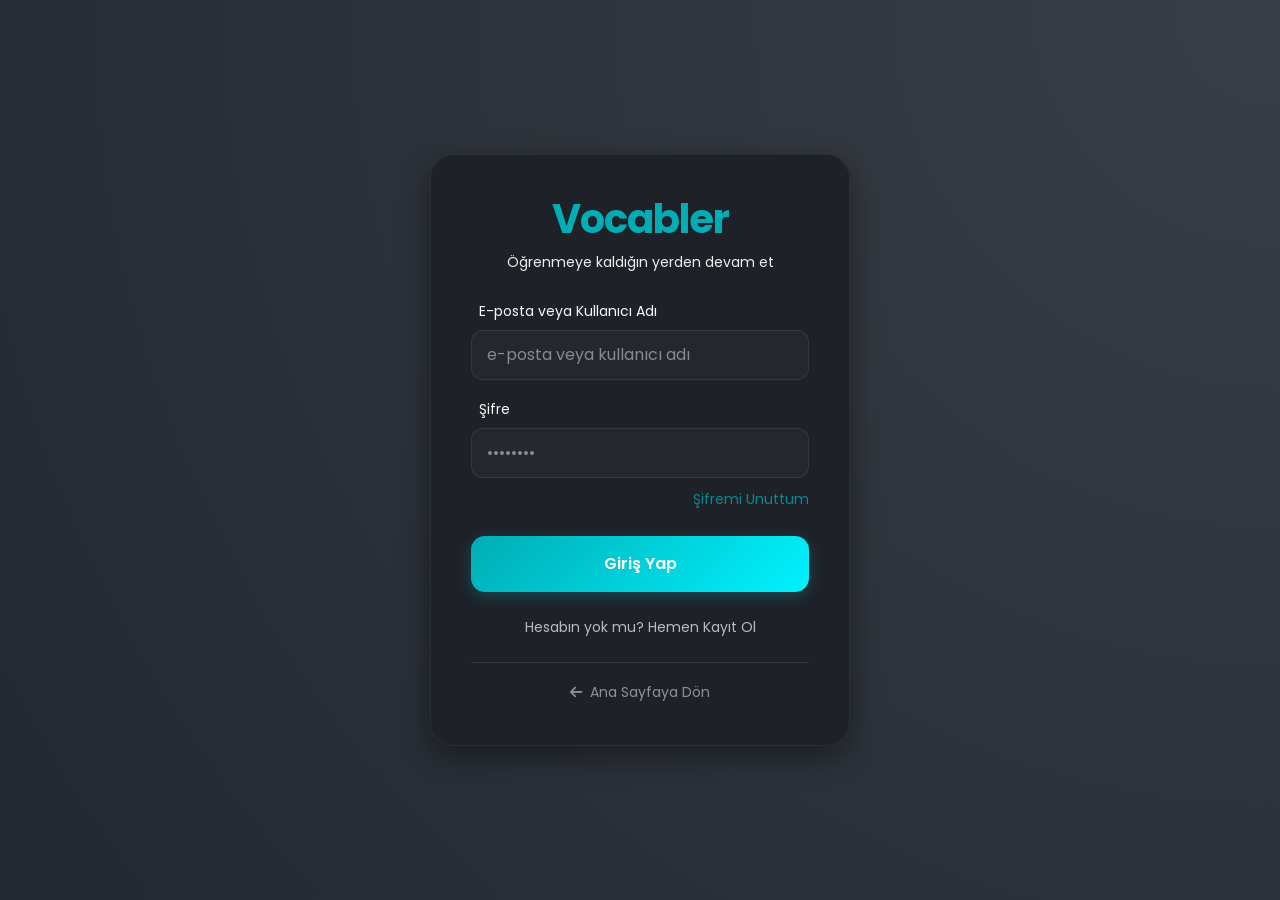
<file: frontend/wordle.html>
<!DOCTYPE html>
<html lang="tr">
<head>
    <meta charset="UTF-8">
    <meta name="viewport" content="width=device-width, initial-scale=1.0">
    <title>Wordle | Vocabler</title>
    <link href="https://cdn.jsdelivr.net/npm/bootstrap@5.3.0/dist/css/bootstrap.min.css" rel="stylesheet">
    <link rel="stylesheet" href="https://cdnjs.cloudflare.com/ajax/libs/font-awesome/6.4.0/css/all.min.css">
    <link rel="stylesheet" href="assets/css/style.css">
    <script>
        (function() {
            const savedTheme = localStorage.getItem('vocabler_theme') || 'dark';
            if (savedTheme === 'light') document.documentElement.classList.add('light-theme');
            document.documentElement.classList.add('no-transition');
            window.addEventListener('load', () => {
                setTimeout(() => document.documentElement.classList.remove('no-transition'), 100);
            });
        })();
    </script>
    <style>
        .wordle-grid {
            display: flex;
            flex-direction: column;
            gap: 8px;
            margin-bottom: 30px;
            align-items: center;
        }
        .wordle-row {
            display: flex;
            gap: 8px;
        }
        .keyboard-layout {
            max-width: 600px;
            margin: 0 auto;
        }
        .key-btn {
            background: rgba(255,255,255,0.03);
            border: 1px solid rgba(255,255,255,0.1);
            color: var(--text);
            padding: 15px 0;
            border-radius: 6px;
            font-weight: 500;
            transition: var(--transition);
            flex: 1;
            min-width: 30px;
            text-transform: uppercase;
        }
        .key-btn:hover {
            background: rgba(255,255,255,0.08);
            border-color: var(--accent);
        }
        .key-btn.wide { flex: 1.5; }
        @media (max-width: 576px) {
            .key-btn { padding: 12px 0; font-size: 0.8rem; min-width: 25px; }
            .gap-2 { gap: 4px !important; }
        }
    </style>
</head>
<body>

<div class="dashboard-container">
    <aside class="sidebar" id="sidebar">
        <div class="sidebar-header d-flex justify-content-between align-items-center">
            <a href="index.html" class="text-decoration-none h4 fw-bold mb-0" style="color: var(--accent);">Vocabler</a>
            <button class="btn btn-link text-white d-lg-none p-0" id="closeSidebar"><i class="fas fa-times"></i></button>
        </div>
        <div class="sidebar-menu">
            <p class="small fw-bold text-uppercase mb-3 px-3" data-i18n="nav_menu">Menü</p>
            <a href="dashboard.html" class="menu-item"><i class="fas fa-home"></i> <span data-i18n="nav_dashboard">Dashboard</span></a>
            <a href="my-words.html" class="menu-item"><i class="fas fa-book-open"></i> <span data-i18n="nav_words">Kelimelerim</span></a>
            <a href="topics.html" class="menu-item"><i class="fas fa-layer-group"></i> <span data-i18n="nav_topics">Konular</span></a>
            <p class="small fw-bold text-uppercase mt-4 mb-3 px-3" data-i18n="nav_games">Oyunlar & Testler</p>
            <a href="quiz.html" class="menu-item"><i class="fas fa-tasks"></i> <span data-i18n="nav_quiz">Quiz Çöz</span></a>
            <a href="wordle.html" class="menu-item active"><i class="fas fa-border-all"></i> <span data-i18n="nav_wordle">Wordle</span></a>
            <a href="wordchain.html" class="menu-item"><i class="fas fa-link"></i> <span data-i18n="nav_chain">Kelime Zinciri</span></a>
            <p class="small fw-bold text-uppercase mt-4 mb-3 px-3" data-i18n="nav_account">Hesap</p>
            <a href="settings.html" class="menu-item"><i class="fas fa-cog"></i> <span data-i18n="nav_settings">Ayarlar</span></a>
        </div>
        <div class="sidebar-footer">
            <button class="menu-item border-0 bg-transparent w-100 theme-toggle" title="Tema Değiştir">
                <i class="fas fa-moon"></i> <span data-i18n="nav_theme">Tema Değiştir</span>
            </button>
            <a href="login.html" class="menu-item text-danger">
                <i class="fas fa-sign-out-alt"></i> <span data-i18n="nav_logout">Çıkış Yap</span>
            </a>
        </div>
    </aside>

    <main class="main-content">
        <header class="topbar">
            <div class="d-flex align-items-center">
                <button class="btn btn-link text-white p-0 me-3 d-lg-none" id="openSidebar"><i class="fas fa-bars fs-5"></i></button>
                <h5 class="mb-0 fw-bold" data-i18n="nav_wordle">Wordle</h5>
            </div>
            <a href="settings.html" class="profile-pill">
                <img alt="Avatar">
                <span class="fw-medium small d-none d-sm-inline userNameDisplay"></span>
            </a>
        </header>

        <div class="container-fluid p-4 text-center">
            <h4 class="fw-bold mb-4" data-i18n="feature_wordle_desc">Bilmeceyi Çöz</h4>
            
            <div class="wordle-grid">
                <!-- Wordle grid will be generated by JS -->
            </div>

            <div class="keyboard-layout container-fluid">
                <!-- ... keyboard ... -->
            </div>
            
            <div class="keyboard-layout container-fluid">
                <div class="d-flex justify-content-center gap-1 mb-2 flex-wrap">
                    <button class="key-btn">E</button><button class="key-btn">R</button><button class="key-btn">T</button><button class="key-btn">Y</button><button class="key-btn">U</button><button class="key-btn">I</button><button class="key-btn">O</button><button class="key-btn">P</button><button class="key-btn">Ğ</button><button class="key-btn">Ü</button>
                </div>
                <div class="d-flex justify-content-center gap-1 mb-2 flex-wrap">
                    <button class="key-btn">A</button><button class="key-btn">S</button><button class="key-btn">D</button><button class="key-btn">F</button><button class="key-btn">G</button><button class="key-btn">H</button><button class="key-btn">J</button><button class="key-btn">K</button><button class="key-btn">L</button><button class="key-btn">Ş</button><button class="key-btn">İ</button>
                </div>
                <div class="d-flex justify-content-center gap-1 flex-wrap">
                    <button class="key-btn">Z</button><button class="key-btn">C</button><button class="key-btn">V</button><button class="key-btn">B</button><button class="key-btn">N</button><button class="key-btn">M</button><button class="key-btn">Ö</button><button class="key-btn">Ç</button>
                    <button class="key-btn wide"><i class="fas fa-backspace"></i></button>
                </div>
            </div>
            
            <div id="newGameContainer" class="mt-4" style="display: none;">
                <button id="newGameBtn" class="btn btn-lg btn-success px-5">
                    <i class="fas fa-redo me-2"></i> <span data-i18n="btn_new_word">Yeni Kelime</span>
                </button>
            </div>
        </div>
    </main>
</div>

<script>
    const sidebar = document.getElementById('sidebar');
    const openBtn = document.getElementById('openSidebar');
    const closeBtn = document.getElementById('closeSidebar');
    if(openBtn) openBtn.addEventListener('click', () => sidebar.classList.add('show'));
    if(closeBtn) closeBtn.addEventListener('click', () => sidebar.classList.remove('show'));
</script>
<script src="https://cdn.jsdelivr.net/npm/bootstrap@5.3.0/dist/js/bootstrap.bundle.min.js"></script>
<script src="assets/js/theme.js"></script>
<script src="assets/js/translations.js"></script>
<script src="assets/js/auth.js"></script>
<script src="assets/js/wordle.js"></script>
</body>
</html>
</file>
<file: frontend/assets/css/style.css>
@import url('https://fonts.googleapis.com/css2?family=Poppins:wght@300;400;500;600;700&display=swap');

:root {
    /* Dark Theme (Default) */
    --bg: #121418;
    --card: #1E2128;
    --text: #F9F9F9;
    --text-muted: #8E96A5;
    --accent: #00ADB5;
    --accent-vibrant: #00DBE5;
    --accent-gradient: linear-gradient(135deg, #00ADB5 0%, #00f2fe 100%);
    --hero-bg: radial-gradient(circle at top right, #1E2128, #121418);
    --border: rgba(255, 255, 255, 0.06);
    --shadow: rgba(0, 0, 0, 0.4);
    --transition: all 0.4s cubic-bezier(0.165, 0.84, 0.44, 1);
}

.light-theme {
    --bg: #F5F7FB;
    --card: #FFFFFF;
    --text: #1E2128;
    --text-muted: #64748B;
    --hero-bg: radial-gradient(circle at top right, #FFFFFF, #F5F7FB);
    --border: rgba(0, 0, 0, 0.08);
    --shadow: rgba(30, 33, 40, 0.08);
}

.light-theme .form-label {
    color: #1E2128 !important;
    opacity: 0.8;
}

.light-theme .form-text {
    color: #64748B !important;
}

.light-theme .form-control::placeholder,
.light-theme .form-select:invalid,
.light-theme .form-select option[value=""][disabled] {
    color: #94A3B8 !important;
    opacity: 1;
}

.light-theme .form-select {
    background-image: url("data:image/svg+xml,%3csvg xmlns='http://www.w3.org/2000/svg' viewBox='0 0 16 16'%3e%3cpath fill='none' stroke='%23333333' stroke-linecap='round' stroke-linejoin='round' stroke-width='2' d='m2 5 6 6 6-6'/%3e%3c/svg%3e");
}

.light-theme h1, .light-theme h2, .light-theme h3, .light-theme h4, .light-theme h5, .light-theme h6 {
    color: #1E2128 !important;
}

.light-theme .sidebar-header h4 {
    color: var(--accent) !important;
}

.light-theme .sidebar-menu p {
    color: #64748B !important;
}

.light-theme .table thead th {
    color: #64748B !important;
    border-bottom-color: rgba(0, 0, 0, 0.08) !important;
}

.light-theme .table td {
    color: #1E2128 !important;
    border-bottom-color: rgba(0, 0, 0, 0.08) !important;
    font-weight: 500;
}

.light-theme .table td.fw-bold {
    color: #000000 !important;
}

/* Dashboard & Global Table Overrides for Light Theme */
.light-theme .table-dark {
    --bs-table-color: #1E2128 !important;
    --bs-table-bg: transparent !important;
    --bs-table-border-color: rgba(0, 0, 0, 0.08) !important;
}

.light-theme .border-white {
    border-color: rgba(0, 0, 0, 0.08) !important;
}

.light-theme .border-opacity-10 {
    --bs-border-opacity: 1 !important;
}

.light-theme .input-group-text {
    background-color: transparent;
    border-color: rgba(0, 0, 0, 0.1) !important;
    color: var(--accent) !important;
}

.light-theme .input-group .form-control {
    border-color: rgba(0, 0, 0, 0.1) !important;
}

.light-theme .btn-link.text-white {
    color: #64748B !important;
}

.light-theme .btn-link.text-white:hover {
    color: var(--accent) !important;
}

/* Wordle & Quiz Light Mode Overrides */
.light-theme .wordle-cell {
    background: #FFFFFF;
    border-color: #E2E8F0;
    color: #1E2128;
}

.light-theme .key-btn {
    background: #E2E8F0;
    border-color: transparent;
    color: #1E2128;
}

.light-theme .key-btn:hover {
    background: #CBD5E1;
}

.light-theme .option-btn {
    background: #F8F9FA;
    border-color: #E2E8F0;
    color: #1E2128;
}

.light-theme .option-btn:hover {
    background: #EDF2F7;
    border-color: var(--accent);
}

.light-theme .progress {
    background: #E2E8F0 !important;
}

.light-theme .badge.bg-dark {
    background-color: #F1F5F9 !important;
    color: #64748B !important;
    border-color: #E2E8F0 !important;
}

/* Dashboard Light Mode Overrides */
.light-theme .custom-card[style*="linear-gradient"] {
    background: linear-gradient(135deg, rgba(0, 173, 181, 0.08) 0%, rgba(255, 255, 255, 0) 100%) !important;
}

.light-theme .btn-outline-light {
    border-color: rgba(0, 0, 0, 0.1) !important;
    color: #1E2128 !important;
}

.light-theme .btn-outline-light:hover {
    background-color: #F8F9FA !important;
    border-color: var(--accent) !important;
    color: var(--accent) !important;
}

.light-theme .btn-secondary {
    background-color: #F1F5F9 !important;
    border-color: #E2E8F0 !important;
    color: #1E2128 !important;
}

.light-theme .btn-secondary:hover {
    background-color: #E2E8F0 !important;
}

.light-theme .table-dark.table-hover tbody tr:hover {
    background-color: rgba(0, 173, 181, 0.08) !important;
    transition: all 0.2s ease;
}

.light-theme .table-hover > tbody > tr:hover > * {
    box-shadow: inset 0 0 0 9999px rgba(0, 173, 181, 0.04) !important;
    color: var(--accent) !important;
}

.light-theme .custom-card:hover {
    box-shadow: 0 20px 40px rgba(30, 33, 40, 0.12);
    border-color: rgba(0, 173, 181, 0.3);
}

.light-theme .menu-item:hover, 
.light-theme .menu-item.active {
    background: rgba(0, 173, 181, 0.05);
    color: var(--accent);
}

.light-theme .profile-pill:hover {
    background: rgba(0, 173, 181, 0.05);
    color: var(--accent);
}

/* Quiz Page Light Mode Fixes */
#front-type-level {
    transition: all 0.3s ease;
}

.light-theme #front-type-level {
    background-color: #E0F2F1 !important;
    color: #00796B !important;
    border-color: #B2DFDB !important;
    opacity: 1 !important;
    font-weight: 600;
}

.light-theme #mc-hint-area,
.light-theme .flashcard-back .bg-secondary.bg-opacity-10 {
    background-color: #F8F9FA !important;
    border: 1px solid #E2E8F0 !important;
}

.light-theme #hint-sentence,
.light-theme #back-sentence {
    color: #1E2128 !important;
    opacity: 1 !important;
}

.light-theme #back-translation {
    color: #64748B !important;
    opacity: 0.8 !important;
}

/* Quiz Dark Mode Contrast Fixes */
#hint-sentence, #back-sentence {
    color: var(--text) !important;
    opacity: 1 !important;
}

#back-translation {
    opacity: 0.5 !important;
}

/* Checkbox Styling */
.form-check-input {
    background-color: rgba(255, 255, 255, 0.05);
    border-color: rgba(255, 255, 255, 0.1);
    transition: var(--transition);
}

.form-check-input:checked {
    background-color: var(--accent);
    border-color: var(--accent);
}

.form-check-input:focus {
    box-shadow: 0 0 0 0.25rem rgba(0, 173, 181, 0.25);
}

.light-theme .form-check-input {
    background-color: #F8F9FA;
    border-color: rgba(0, 0, 0, 0.2);
}

.light-theme .form-check-input:checked {
    background-color: var(--accent);
    border-color: var(--accent);
}

/* Flash of Unstyled Content (FOUC) Fix */
.no-transition * {
    transition: none !important;
}

body {
    background-color: var(--bg);
    color: var(--text);
    font-family: 'Poppins', sans-serif;
    margin: 0;
    overflow-x: hidden;
    line-height: 1.6;
    transition: background-color 0.4s ease, color 0.4s ease;
}

h1, h2, h3, h4, h5, h6 {
    color: var(--text);
}

.toolbar-container {
    background-color: rgba(255, 255, 255, 0.03);
    border: 1px solid rgba(255, 255, 255, 0.05);
}

.light-theme .toolbar-container {
    background-color: rgba(0, 0, 0, 0.02);
    border: 1px solid rgba(0, 0, 0, 0.05);
}

/* Dashboard Light Mode Fixes */
.light-theme .sidebar {
    background: #FFFFFF !important;
    border-right: 1px solid rgba(0,0,0,0.05);
}

.light-theme .topbar {
    background: rgba(255, 255, 255, 0.8) !important;
}

.light-theme .menu-item {
    color: var(--text);
    opacity: 0.6;
}

.light-theme .custom-card {
    background: #FFFFFF;
}

.light-theme .table {
    color: #1E2128 !important;
}

.light-theme .form-control, 
.light-theme .form-select {
    background-color: #F8F9FA;
    border-color: rgba(0,0,0,0.1);
    color: #1E2128;
}

.light-theme .profile-pill {
    background: rgba(0, 0, 0, 0.05);
    color: #1E2128;
}

/* Auth Wrapper */
.auth-wrapper {
    height: 100vh;
    display: flex;
    align-items: center;
    justify-content: center;
    background: var(--hero-bg);
    transition: background 0.4s ease;
}

/* Navbar */
.navbar {
    background-color: rgba(18, 20, 24, 0.8) !important;
    backdrop-filter: blur(15px);
    border-bottom: 1px solid var(--border);
    padding: 20px 0;
}

.light-theme .navbar {
    background-color: rgba(255, 255, 255, 0.9) !important;
    border-bottom: 1px solid rgba(0, 0, 0, 0.05);
}

.light-theme .navbar-toggler {
    color: #1E2128;
}

.light-theme #langSelector {
    color: #1E2128 !important;
    border-color: rgba(0, 0, 0, 0.1) !important;
}

.light-theme #langSelector option {
    background-color: #FFFFFF;
    color: #1E2128;
}

.light-theme .nav-link {
    color: #1E2128 !important;
}

.light-theme .nav-link:hover {
    color: var(--accent) !important;
}

.light-theme .hero-subtitle,
.light-theme p.lead,
.light-theme .custom-card p {
    color: #64748B !important;
}

.light-theme section[style*="var(--card)"],
.light-theme footer[style*="var(--card)"] {
    background: #FFFFFF !important;
    border-top: 1px solid rgba(0, 0, 0, 0.05);
}

.light-theme footer p.opacity-50 {
    color: #64748B !important;
    opacity: 0.8 !important;
}

.light-theme footer a.text-white-50 {
    color: #64748B !important;
}

.light-theme footer a.text-white-50:hover {
    color: var(--accent) !important;
}

.nav-link {
    color: var(--text) !important;
    font-weight: 500;
    margin: 0 15px;
    opacity: 0.7;
    transition: var(--transition);
}

.nav-link:hover, .nav-link.active {
    color: var(--accent) !important;
    opacity: 1;
    transform: translateY(-1px);
}

/* Glass Cards */
.custom-card {
    background: var(--card);
    border: 1px solid var(--border);
    border-radius: 24px;
    padding: 35px;
    transition: var(--transition);
    box-shadow: 0 10px 30px var(--shadow);
}

.custom-card:hover {
    transform: translateY(-8px);
    box-shadow: 0 20px 40px var(--shadow);
    border-color: rgba(0, 173, 181, 0.2);
}

/* Buttons */
.btn-primary {
    background: var(--accent-gradient);
    border: none;
    color: #FFFFFF !important;
    font-weight: 600;
    border-radius: 14px;
    padding: 14px 28px;
    transition: var(--transition);
    box-shadow: 0 4px 15px rgba(0, 173, 181, 0.3);
}

.btn-primary:hover {
    transform: scale(1.05) translateY(-2px);
    box-shadow: 0 8px 25px rgba(0, 173, 181, 0.4);
}

.btn-lg {
    padding: 14px 32px;
    font-size: 1.1rem;
    font-weight: 600;
    display: inline-flex;
    align-items: center;
    justify-content: center;
    line-height: 1.2;
}

/* Theme Toggle Button */
.theme-toggle {
    width: 40px;
    height: 40px;
    border-radius: 50%;
    background: var(--card);
    border: 1px solid var(--border);
    color: var(--text);
    display: flex;
    align-items: center;
    justify-content: center;
    cursor: pointer;
    transition: var(--transition);
}

.theme-toggle:hover {
    background: var(--accent);
    color: white;
    transform: rotate(30deg);
}

/* Hero Section Animasyonları */
@keyframes float {
    0% { transform: translateY(0px); }
    50% { transform: translateY(-20px); }
    100% { transform: translateY(0px); }
}

.floating-icon {
    animation: float 6s ease-in-out infinite;
    filter: drop-shadow(0 0 20px rgba(0, 173, 181, 0.4));
}

/* Bevel & Emboss Effect */
.text-bevel {
    color: var(--accent);
    font-weight: 800;
    text-shadow: 
        -2px -2px 0px rgba(255,255,255,0.4),
        2px 2px 0px rgba(0,0,0,0.4),
        4px 4px 10px rgba(0,0,0,0.3);
    position: relative;
    display: inline-block;
    padding: 0 5px;
    letter-spacing: 1px;
}

.light-theme .text-bevel {
    text-shadow: 
        -2px -2px 0px rgba(255,255,255,1),
        2px 2px 0px rgba(0,0,0,0.15),
        4px 4px 8px rgba(0,173,181,0.2);
}

/* Profile Pill */
.profile-pill {
    background: rgba(255, 255, 255, 0.05);
    border: 1px solid rgba(255, 255, 255, 0.1);
    border-radius: 50px;
    padding: 5px 15px 5px 5px;
    display: flex;
    align-items: center;
    gap: 10px;
    text-decoration: none;
    color: var(--text);
    transition: var(--transition);
}

.profile-pill:hover {
    background: rgba(255, 255, 255, 0.1);
    color: var(--accent);
}

.profile-pill img {
    width: 35px;
    height: 35px;
    border-radius: 50%;
    object-fit: cover;
}

/* Inputs */
.form-control, .form-select {
    background-color: rgba(255, 255, 255, 0.03);
    border: 1px solid rgba(255, 255, 255, 0.1);
    color: var(--text);
    border-radius: 12px;
    padding: 12px 15px;
}

.form-select {
    background-image: url("data:image/svg+xml,%3csvg xmlns='http://www.w3.org/2000/svg' viewBox='0 0 16 16'%3e%3cpath fill='none' stroke='%23EEEEEE' stroke-linecap='round' stroke-linejoin='round' stroke-width='2' d='m2 5 6 6 6-6'/%3e%3c/svg%3e");
    background-repeat: no-repeat;
    background-position: right 0.75rem center;
    background-size: 16px 12px;
}

.form-control:focus, .form-select:focus {
    background-color: rgba(255, 255, 255, 0.05);
    border-color: var(--accent);
    color: var(--text);
    box-shadow: none;
}

.form-control::placeholder {
    color: rgba(238, 238, 238, 0.5);
    opacity: 1; /* Firefox fix */
}

/* Dark Mode Readability Fixes */
.form-text {
    color: var(--text-muted) !important;
    opacity: 0.7 !important;
}

.form-text.opacity-50 {
    opacity: 0.5 !important;
}

.sentence-item {
    transition: all 0.2s ease;
}

.light-theme .sentence-item {
    background-color: #F8F9FA !important;
    border-color: #E2E8F0 !important;
}

#sentenceList .italic {
    color: var(--text) !important;
    opacity: 0.9;
    font-style: italic;
}

#noSentencesMsg.opacity-50 {
    opacity: 0.7 !important;
}

/* Custom SweetAlert2 Toast Z-Index */
.swal2-container {
    z-index: 9999 !important;
}

/* File Input Styling */
.form-control[type="file"] {
    color: transparent;
}

.form-control[type="file"]::file-selector-button {
    background: rgba(255, 255, 255, 0.05);
    color: var(--text);
    border: none;
    border-right: 1px solid rgba(255, 255, 255, 0.1);
    margin-right: 15px;
    padding: 12px 20px;
    margin: -12px 15px -12px -15px;
    cursor: pointer;
    transition: var(--transition);
}

.form-control[type="file"]::file-selector-button:hover {
    background: rgba(0, 173, 181, 0.1);
    color: var(--accent);
}

.light-theme .form-control[type="file"] {
    color: #64748B;
}

.light-theme .form-control[type="file"]::file-selector-button {
    background: #F1F5F9;
    color: #1E2128;
    border-right: 1px solid rgba(0, 0, 0, 0.05);
}

.light-theme .form-control[type="file"]::file-selector-button:hover {
    background: #E2E8F0;
    color: var(--accent);
}

/* Search Icon Color */
.input-group-text i {
    color: var(--accent);
    opacity: 0.8;
}

.light-theme .input-group-text i {
    color: var(--accent);
    opacity: 1;
}

.form-select option {
    background-color: var(--bg);
    color: var(--text);
}

/* Select placeholder behavior */
.form-select:invalid,
.form-select option[value=""][disabled] {
    color: rgba(238, 238, 238, 0.5);
}

/* Ensure selected valid options are full color */
.form-select:not(:invalid) {
    color: var(--text);
}

/* Games */
.wordle-cell {
    width: 55px;
    height: 55px;
    border: 2px solid var(--card);
    display: flex;
    align-items: center;
    justify-content: center;
    font-size: 1.5rem;
    font-weight: 700;
    border-radius: 10px;
    background: rgba(255, 255, 255, 0.02);
    transition: all 0.2s ease;
}

.wordle-cell.correct {
    background-color: #6aaa64 !important;
    border-color: #6aaa64 !important;
    color: white !important;
}

.wordle-cell.present {
    background-color: #c9b458 !important;
    border-color: #c9b458 !important;
    color: white !important;
}

.wordle-cell.absent {
    background-color: #787c7e !important;
    border-color: #787c7e !important;
    color: white !important;
}

.wordle-cell.active {
    border-color: var(--accent) !important;
    transform: scale(1.05);
}

.key-btn.correct {
    background-color: #6aaa64 !important;
    color: white !important;
}

.key-btn.present {
    background-color: #c9b458 !important;
    color: white !important;
}

.key-btn.absent {
    background-color: #3a3a3c !important;
    color: white !important;
    opacity: 0.5;
}

/* Responsive Adjustments */
@media (max-width: 768px) {
    .custom-card { padding: 20px; }
    h1 { font-size: 2.2rem !important; }
    .display-3 { font-size: 2.5rem !important; }
    .wordle-cell { width: 45px; height: 45px; font-size: 1.2rem; }
    .navbar-brand { font-size: 1.5rem !important; }
}

@media (max-width: 480px) {
    .custom-card { padding: 15px; }
    .display-3 { font-size: 2rem !important; }
    .wordle-cell { width: 40px; height: 40px; font-size: 1rem; }
    .btn-lg { padding: 10px 20px; font-size: 1rem; }
}

/* Dashboard Layout */
.dashboard-container {
    display: flex;
    min-height: 100vh;
}

.sidebar {
    width: 280px;
    background: var(--card);
    border-right: 1px solid rgba(255,255,255,0.03);
    display: flex;
    flex-direction: column;
    position: fixed;
    height: 100vh;
    z-index: 1200;
}

.sidebar-header {
    padding: 30px 25px;
    border-bottom: 1px solid rgba(255,255,255,0.03);
}

.sidebar-menu {
    flex: 1;
    padding: 25px 15px;
    overflow-y: auto;
}

.menu-item {
    display: flex;
    align-items: center;
    padding: 14px 18px;
    color: var(--text);
    opacity: 0.6;
    text-decoration: none;
    border-radius: 16px;
    margin-bottom: 8px;
    transition: var(--transition);
    font-weight: 500;
}

.menu-item i {
    width: 24px;
    font-size: 1.2rem;
    margin-right: 12px;
}

.menu-item:hover, .menu-item.active {
    background: rgba(0, 173, 181, 0.08);
    color: var(--accent);
}

.sidebar-footer {
    padding: 25px 15px;
    border-top: 1px solid rgba(255,255,255,0.03);
}

.main-content {
    flex: 1;
    margin-left: 280px;
    background: var(--bg);
}

.topbar {
    height: 85px;
    background: rgba(18, 20, 24, 0.8);
    backdrop-filter: blur(15px);
    border-bottom: 1px solid rgba(255,255,255,0.03);
    display: flex;
    align-items: center;
    justify-content: space-between;
    padding: 0 40px;
    position: sticky;
    top: 0;
    z-index: 1100;
}

@media (max-width: 992px) {
    .sidebar {
        transform: translateX(-100%);
        transition: transform 0.4s cubic-bezier(0.165, 0.84, 0.44, 1);
    }
    .sidebar.show {
        transform: translateX(0);
        box-shadow: 20px 0 50px rgba(0,0,0,0.5);
    }
    .main-content {
        margin-left: 0;
    }
}
</file>
